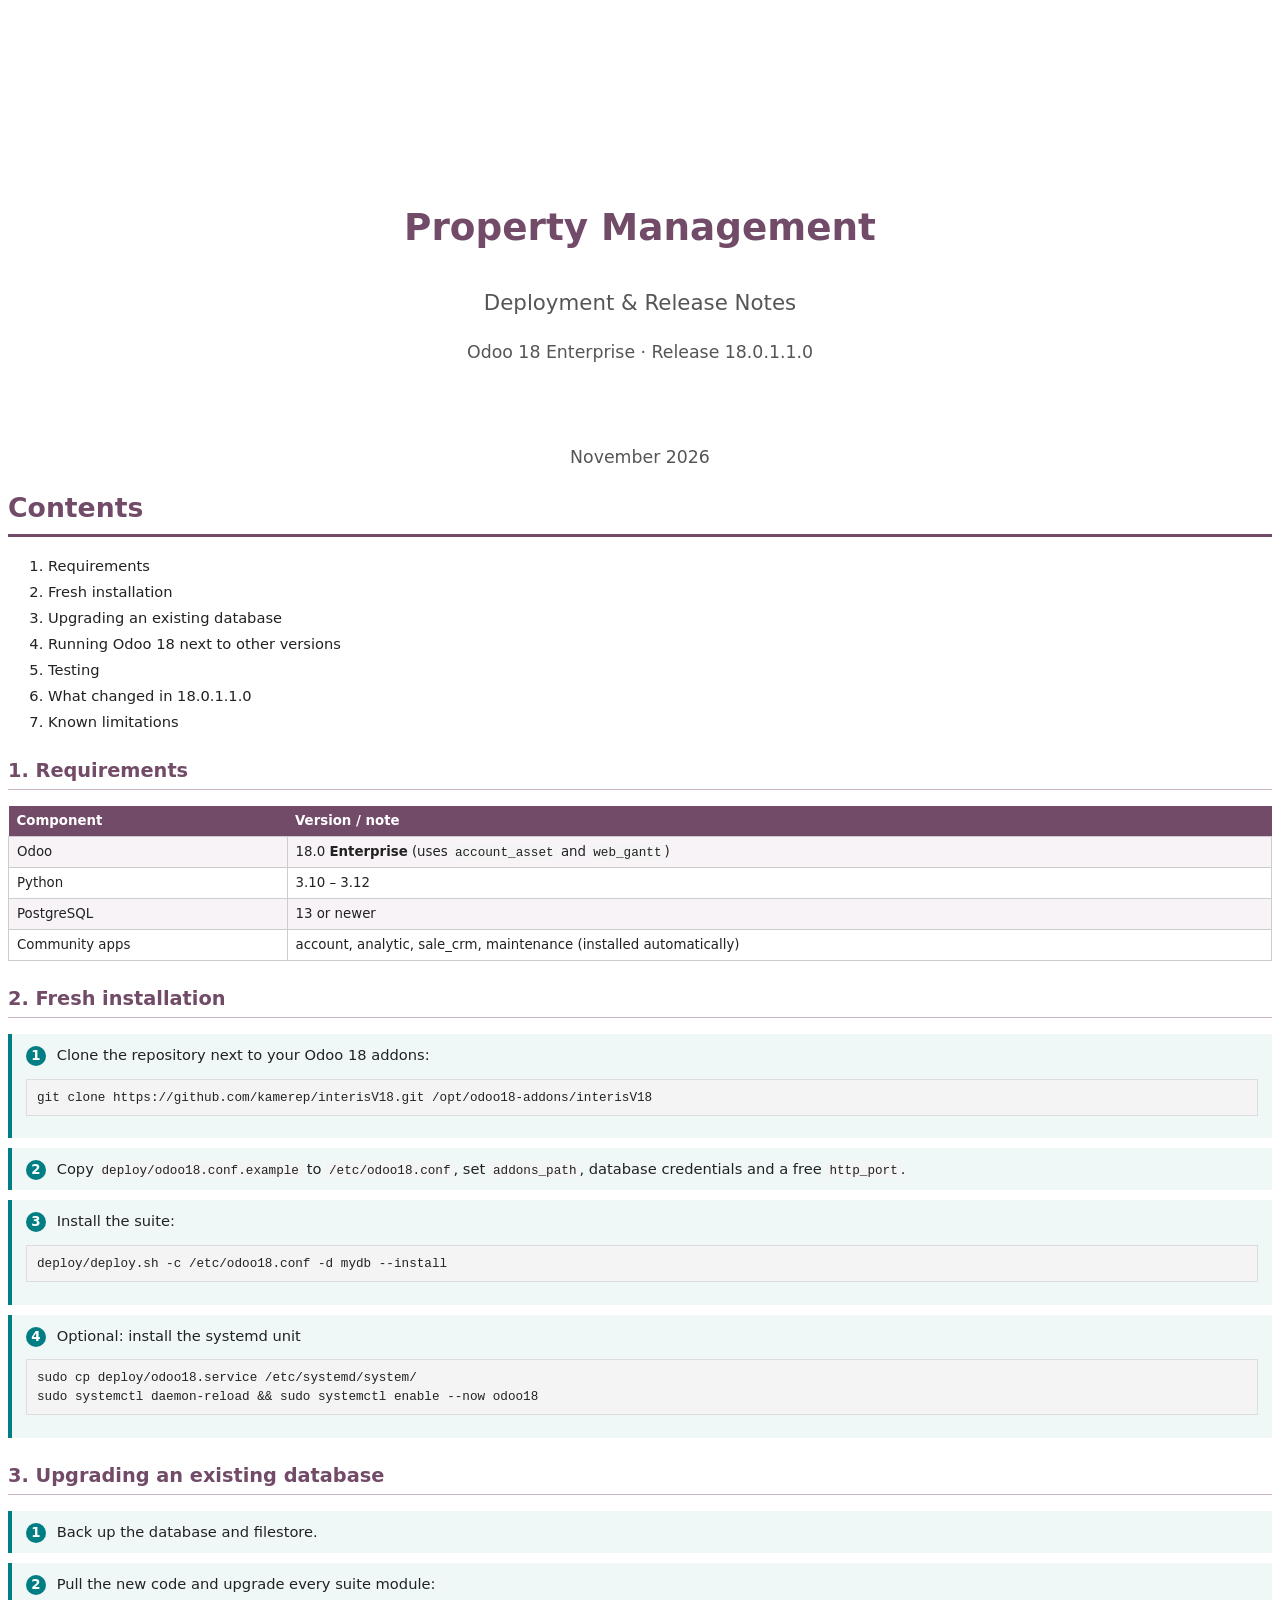
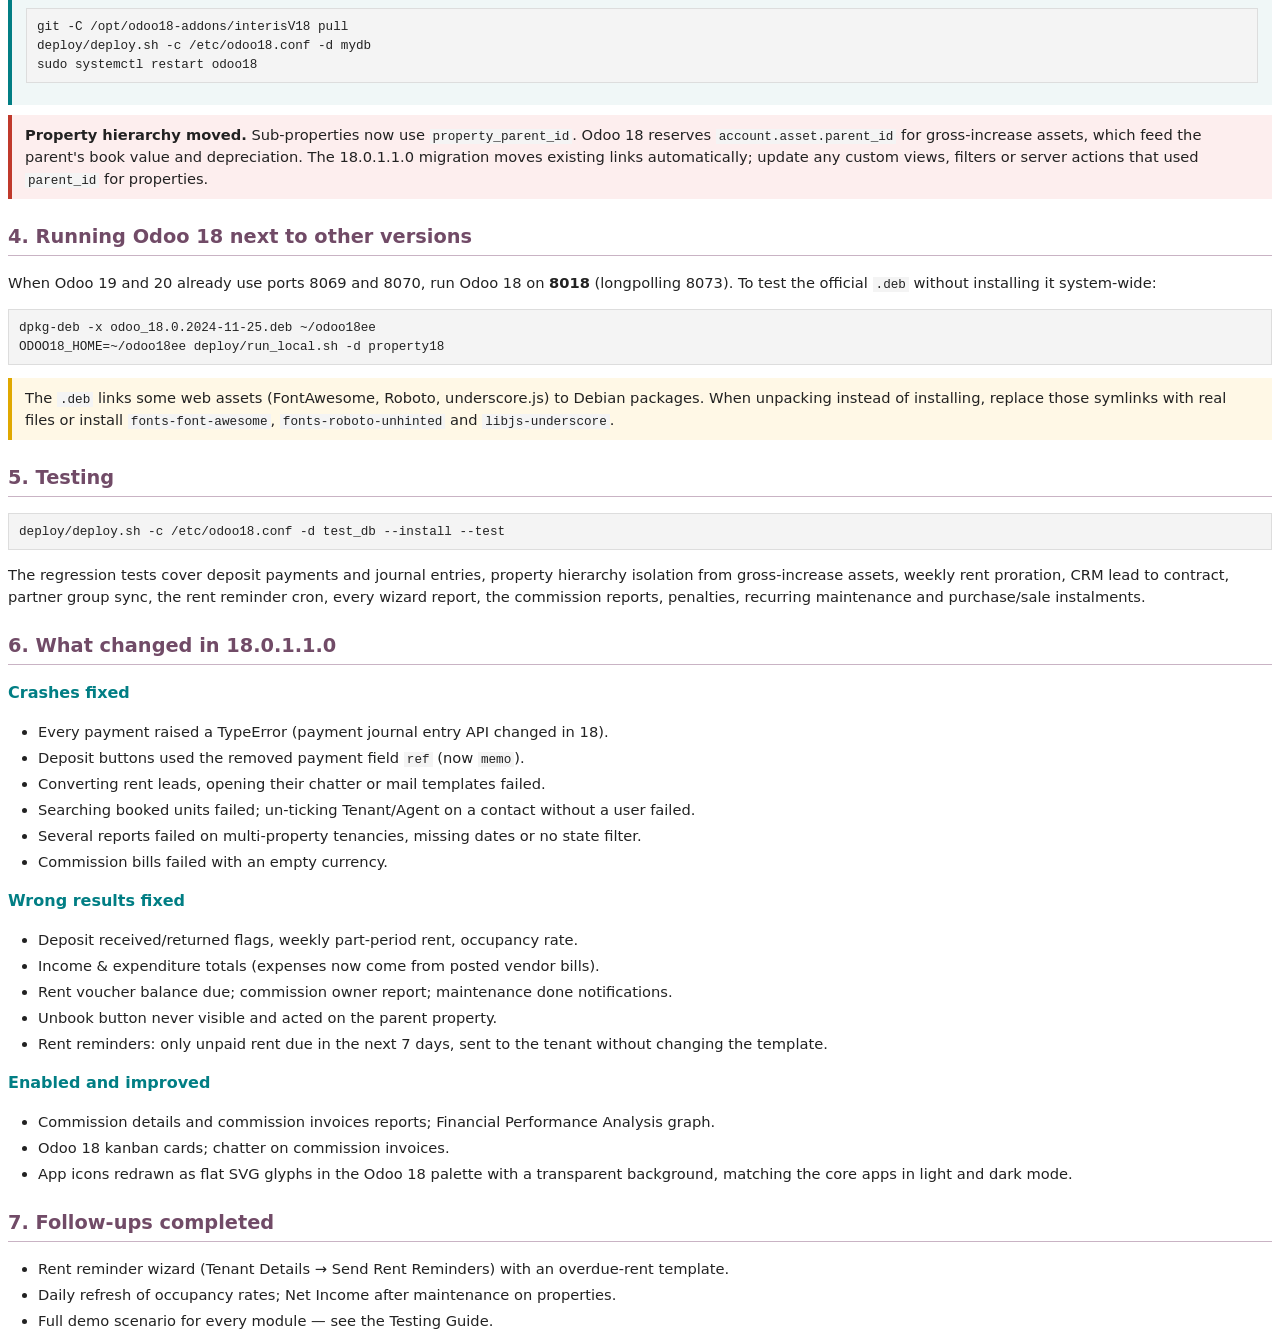
<file: docs/Deployment_and_Release_Notes.html>
<!DOCTYPE html>
<html lang="en">
<head>
<meta charset="utf-8">
<title>Property Management — Deployment &amp; Release Notes</title>
<style>
  @page { size: A4; margin: 18mm 16mm; }
  body { font-family: "DejaVu Sans", "Segoe UI", Arial, sans-serif; font-size: 11pt; color: #222; line-height: 1.5; }
  h1 { color: #714B67; font-size: 20pt; border-bottom: 3px solid #714B67; padding-bottom: 6px; margin-top: 0; }
  h2 { color: #714B67; font-size: 14.5pt; border-bottom: 1px solid #c9b3c4; padding-bottom: 3px; margin-top: 24px; }
  h3 { color: #017E84; font-size: 12pt; margin-top: 16px; }
  table { border-collapse: collapse; width: 100%; margin: 10px 0; font-size: 10pt; }
  th { background: #714B67; color: #fff; text-align: left; padding: 5px 8px; }
  td { border: 1px solid #ccc; padding: 5px 8px; vertical-align: top; }
  tr:nth-child(even) td { background: #f7f3f6; }
  .step { background: #f0f7f7; border-left: 4px solid #017E84; padding: 10px 14px; margin: 10px 0; }
  .step b.n { display:inline-block; background:#017E84; color:#fff; border-radius:50%; width:20px; height:20px; text-align:center; line-height:20px; font-size:10pt; margin-right:6px;}
  .note { background: #fff8e6; border-left: 4px solid #e0a800; padding: 9px 13px; margin: 9px 0; }
  .warn { background: #fdeeee; border-left: 4px solid #c0392b; padding: 9px 13px; margin: 9px 0; }
  .tip  { background: #eef7ee; border-left: 4px solid #2e8b57; padding: 9px 13px; margin: 9px 0; }
  .pagebreak { page-break-before: always; }
  .cover { text-align: center; margin-top: 200px; }
  .cover h1 { border: none; font-size: 28pt; }
  .cover p { font-size: 13pt; color: #555; }
  ul { margin: 6px 0 6px 18px; padding-left: 12px; }
  li { margin-bottom: 4px; }
  .kbd { background:#eee; border:1px solid #bbb; border-radius:3px; padding:0 5px; }
  .arrow { color:#017E84; font-weight:bold; }
  .faq dt { font-weight: bold; color:#714B67; margin-top: 10px;}
  .faq dd { margin: 2px 0 8px 0; }

  pre { background:#f4f4f4; border:1px solid #ddd; padding:8px 10px; font-size:9.5pt; white-space:pre-wrap; }
  code { background:#f4f4f4; padding:0 3px; font-size:9.5pt; }
</style>
</head>
<body>
<div class="cover">
  <h1>Property Management</h1>
  <p style="font-size:16pt;">Deployment &amp; Release Notes</p>
  <p>Odoo 18 Enterprise &middot; Release 18.0.1.1.0</p>
  <br><br>
  <p>November 2026</p>
</div>

<div class="pagebreak"></div>
<h1>Contents</h1>
<ol>
  <li>Requirements</li>
  <li>Fresh installation</li>
  <li>Upgrading an existing database</li>
  <li>Running Odoo 18 next to other versions</li>
  <li>Testing</li>
  <li>What changed in 18.0.1.1.0</li>
  <li>Known limitations</li>
</ol>

<h2>1. Requirements</h2>
<table>
<tr><th>Component</th><th>Version / note</th></tr>
<tr><td>Odoo</td><td>18.0 <b>Enterprise</b> (uses <code>account_asset</code> and <code>web_gantt</code>)</td></tr>
<tr><td>Python</td><td>3.10 – 3.12</td></tr>
<tr><td>PostgreSQL</td><td>13 or newer</td></tr>
<tr><td>Community apps</td><td>account, analytic, sale_crm, maintenance (installed automatically)</td></tr>
</table>

<h2>2. Fresh installation</h2>
<div class="step"><b class="n">1</b> Clone the repository next to your Odoo 18 addons:
<pre>git clone https://github.com/kamerep/interisV18.git /opt/odoo18-addons/interisV18</pre></div>
<div class="step"><b class="n">2</b> Copy <code>deploy/odoo18.conf.example</code> to <code>/etc/odoo18.conf</code>, set
<code>addons_path</code>, database credentials and a free <code>http_port</code>.</div>
<div class="step"><b class="n">3</b> Install the suite:
<pre>deploy/deploy.sh -c /etc/odoo18.conf -d mydb --install</pre></div>
<div class="step"><b class="n">4</b> Optional: install the systemd unit
<pre>sudo cp deploy/odoo18.service /etc/systemd/system/
sudo systemctl daemon-reload &amp;&amp; sudo systemctl enable --now odoo18</pre></div>

<h2>3. Upgrading an existing database</h2>
<div class="step"><b class="n">1</b> Back up the database and filestore.</div>
<div class="step"><b class="n">2</b> Pull the new code and upgrade every suite module:
<pre>git -C /opt/odoo18-addons/interisV18 pull
deploy/deploy.sh -c /etc/odoo18.conf -d mydb
sudo systemctl restart odoo18</pre></div>
<div class="warn"><b>Property hierarchy moved.</b> Sub-properties now use <code>property_parent_id</code>.
Odoo 18 reserves <code>account.asset.parent_id</code> for gross-increase assets, which feed the parent's
book value and depreciation. The 18.0.1.1.0 migration moves existing links automatically; update any
custom views, filters or server actions that used <code>parent_id</code> for properties.</div>

<h2>4. Running Odoo 18 next to other versions</h2>
<p>When Odoo 19 and 20 already use ports 8069 and 8070, run Odoo 18 on <b>8018</b>
(longpolling 8073). To test the official <code>.deb</code> without installing it system-wide:</p>
<pre>dpkg-deb -x odoo_18.0.2024-11-25.deb ~/odoo18ee
ODOO18_HOME=~/odoo18ee deploy/run_local.sh -d property18</pre>
<div class="note">The <code>.deb</code> links some web assets (FontAwesome, Roboto, underscore.js) to Debian
packages. When unpacking instead of installing, replace those symlinks with real files or install
<code>fonts-font-awesome</code>, <code>fonts-roboto-unhinted</code> and <code>libjs-underscore</code>.</div>

<h2>5. Testing</h2>
<pre>deploy/deploy.sh -c /etc/odoo18.conf -d test_db --install --test</pre>
<p>The regression tests cover deposit payments and journal entries, property hierarchy isolation from
gross-increase assets, weekly rent proration, CRM lead to contract, partner group sync, the rent
reminder cron, every wizard report, the commission reports, penalties, recurring maintenance and
purchase/sale instalments.</p>

<h2>6. What changed in 18.0.1.1.0</h2>
<h3>Crashes fixed</h3>
<ul>
<li>Every payment raised a TypeError (payment journal entry API changed in 18).</li>
<li>Deposit buttons used the removed payment field <code>ref</code> (now <code>memo</code>).</li>
<li>Converting rent leads, opening their chatter or mail templates failed.</li>
<li>Searching booked units failed; un-ticking Tenant/Agent on a contact without a user failed.</li>
<li>Several reports failed on multi-property tenancies, missing dates or no state filter.</li>
<li>Commission bills failed with an empty currency.</li>
</ul>
<h3>Wrong results fixed</h3>
<ul>
<li>Deposit received/returned flags, weekly part-period rent, occupancy rate.</li>
<li>Income &amp; expenditure totals (expenses now come from posted vendor bills).</li>
<li>Rent voucher balance due; commission owner report; maintenance done notifications.</li>
<li>Unbook button never visible and acted on the parent property.</li>
<li>Rent reminders: only unpaid rent due in the next 7 days, sent to the tenant without changing the template.</li>
</ul>
<h3>Enabled and improved</h3>
<ul>
<li>Commission details and commission invoices reports; Financial Performance Analysis graph.</li>
<li>Odoo 18 kanban cards; chatter on commission invoices.</li>
<li>App icons redrawn as flat SVG glyphs in the Odoo 18 palette with a transparent background, matching the core apps in light and dark mode.</li>
</ul>

<h2>7. Follow-ups completed</h2>
<ul>
<li>Rent reminder wizard (Tenant Details &rarr; Send Rent Reminders) with an overdue-rent template.</li>
<li>Daily refresh of occupancy rates; Net Income after maintenance on properties.</li>
<li>Full demo scenario for every module &mdash; see the Testing Guide.</li>
</ul>
</body>
</html>
</file>
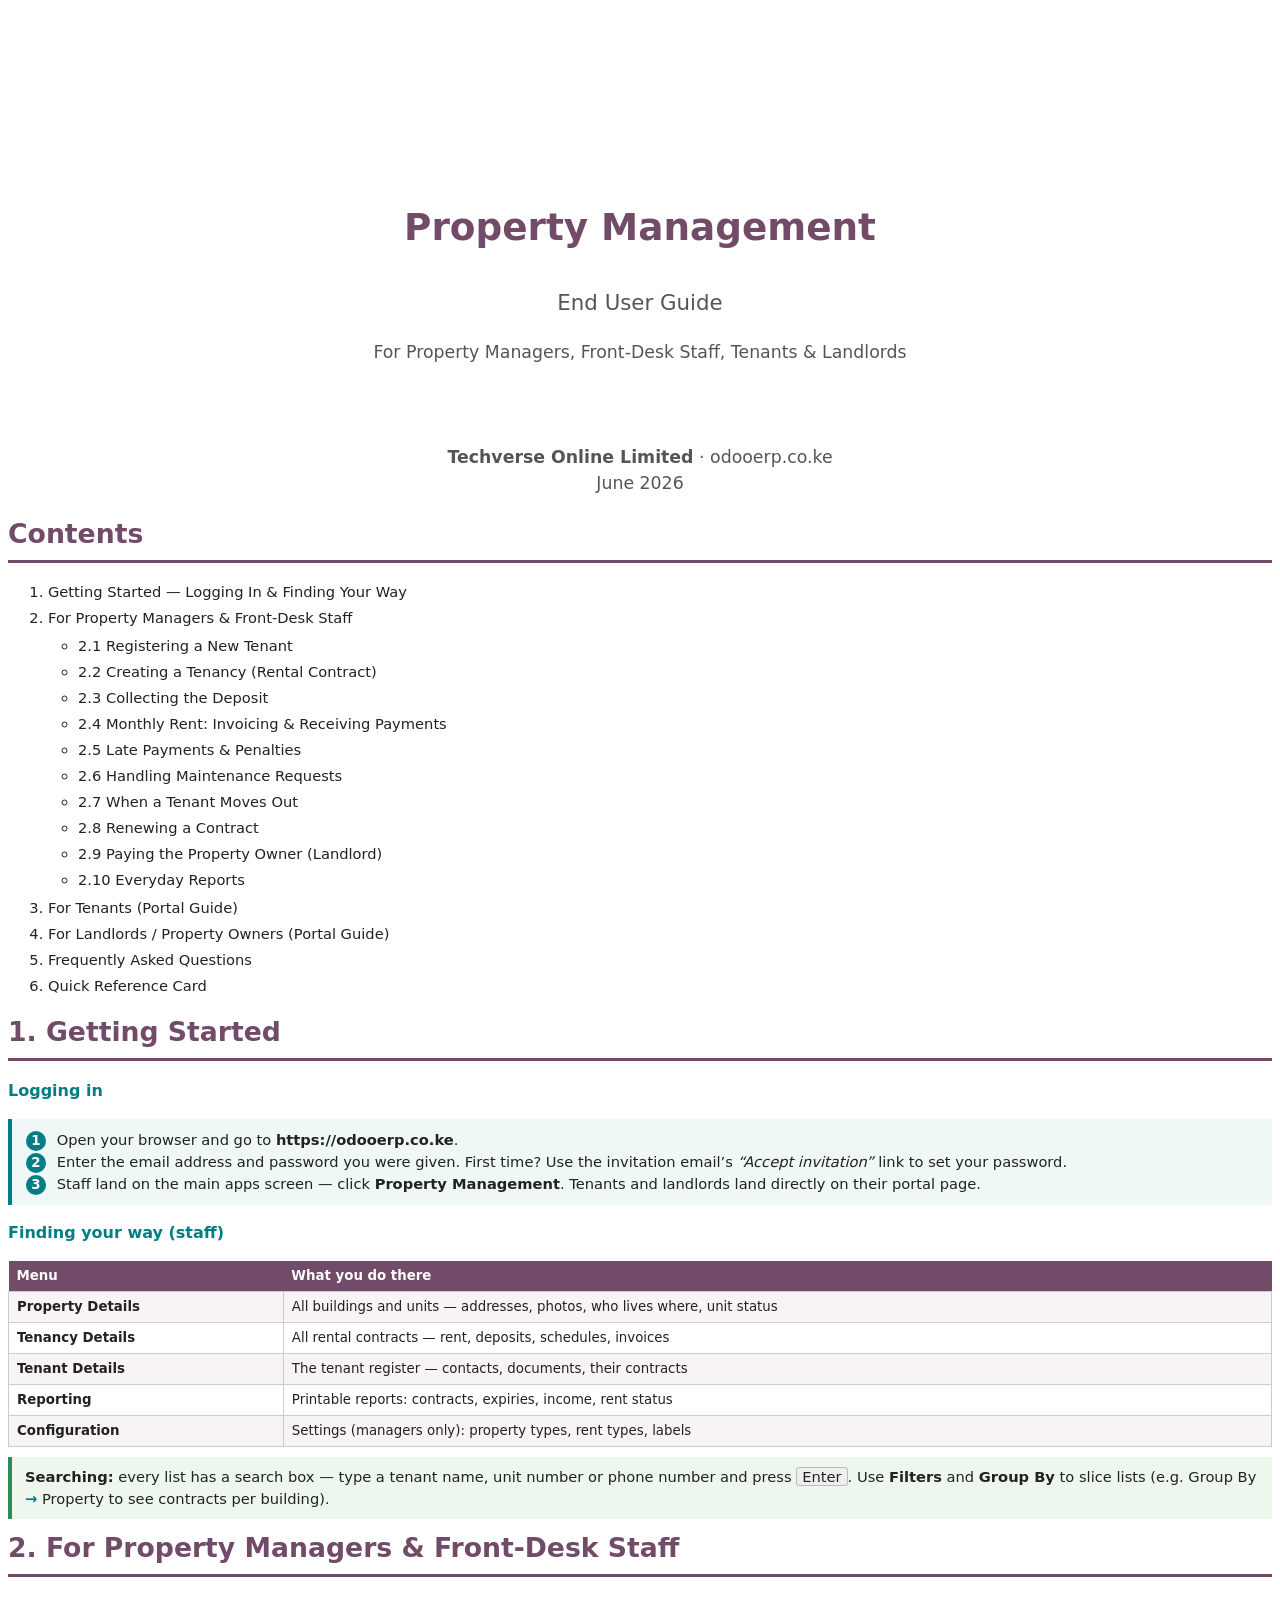
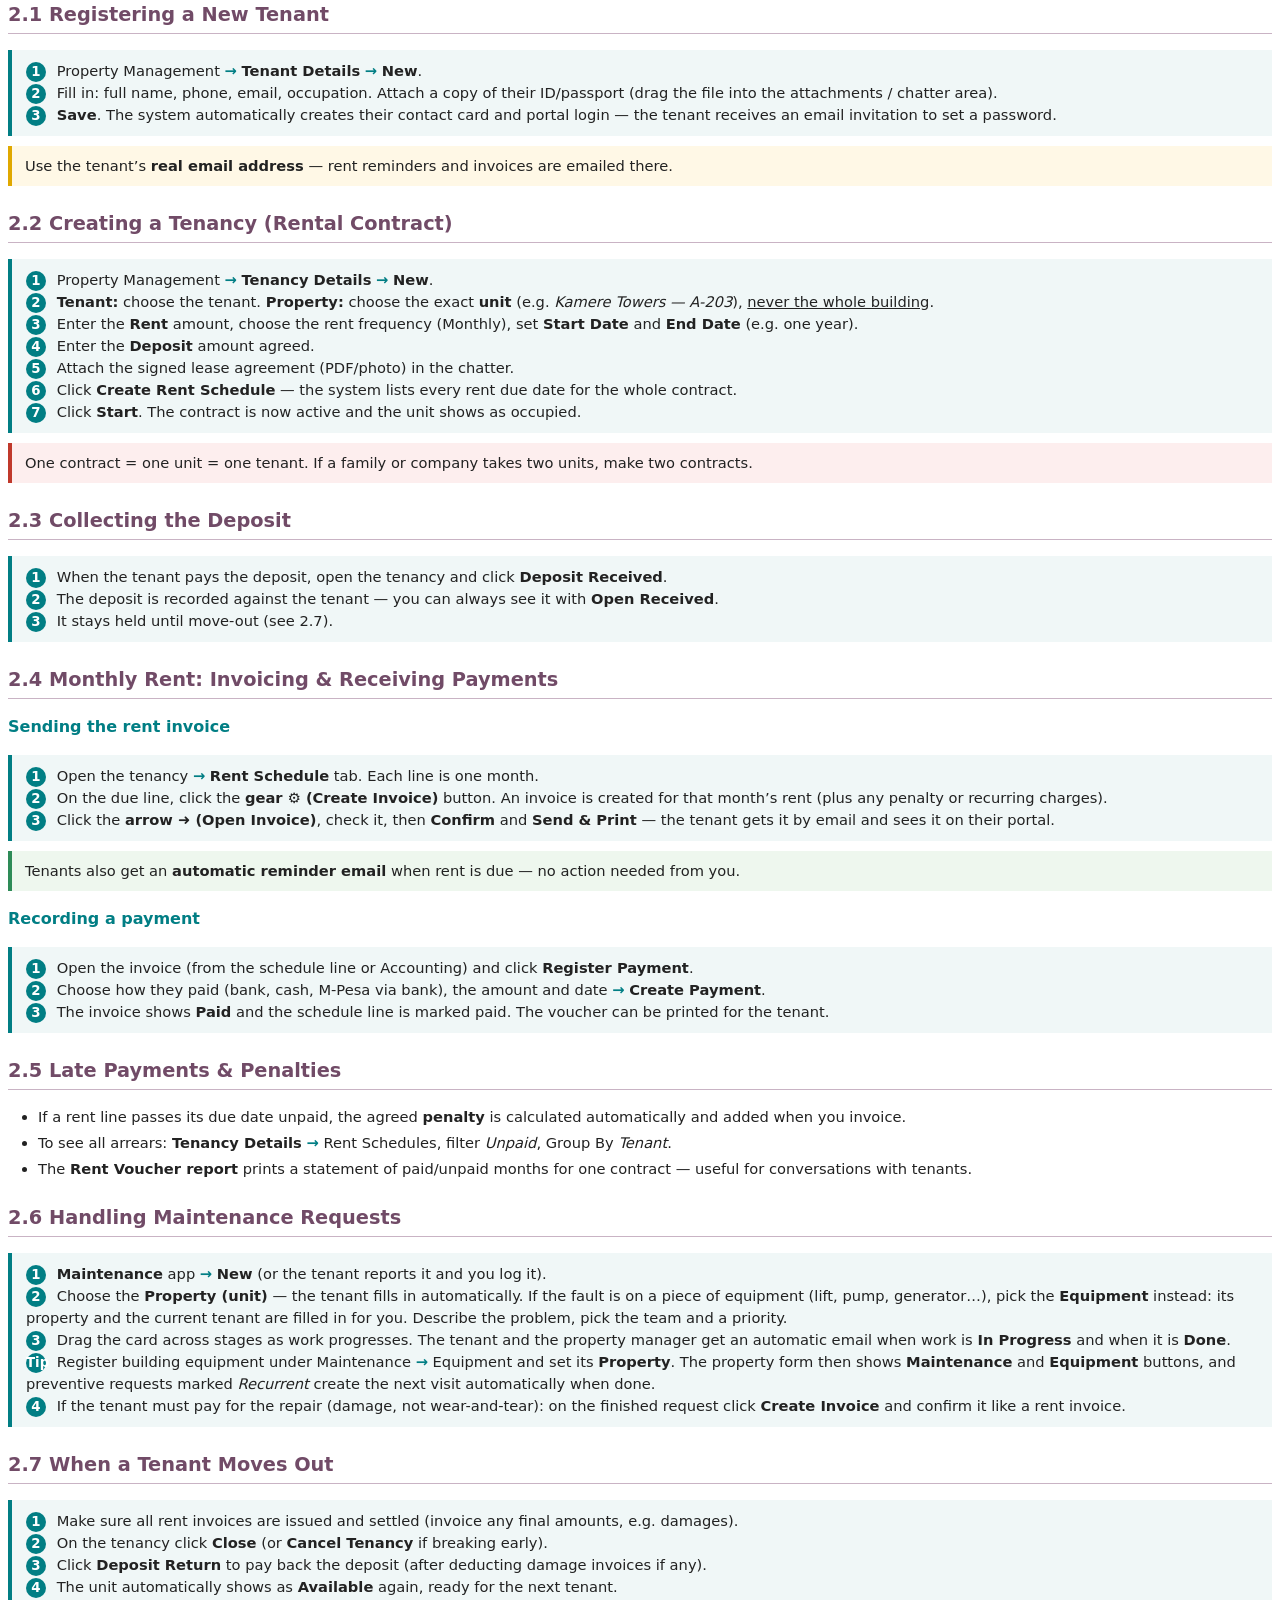
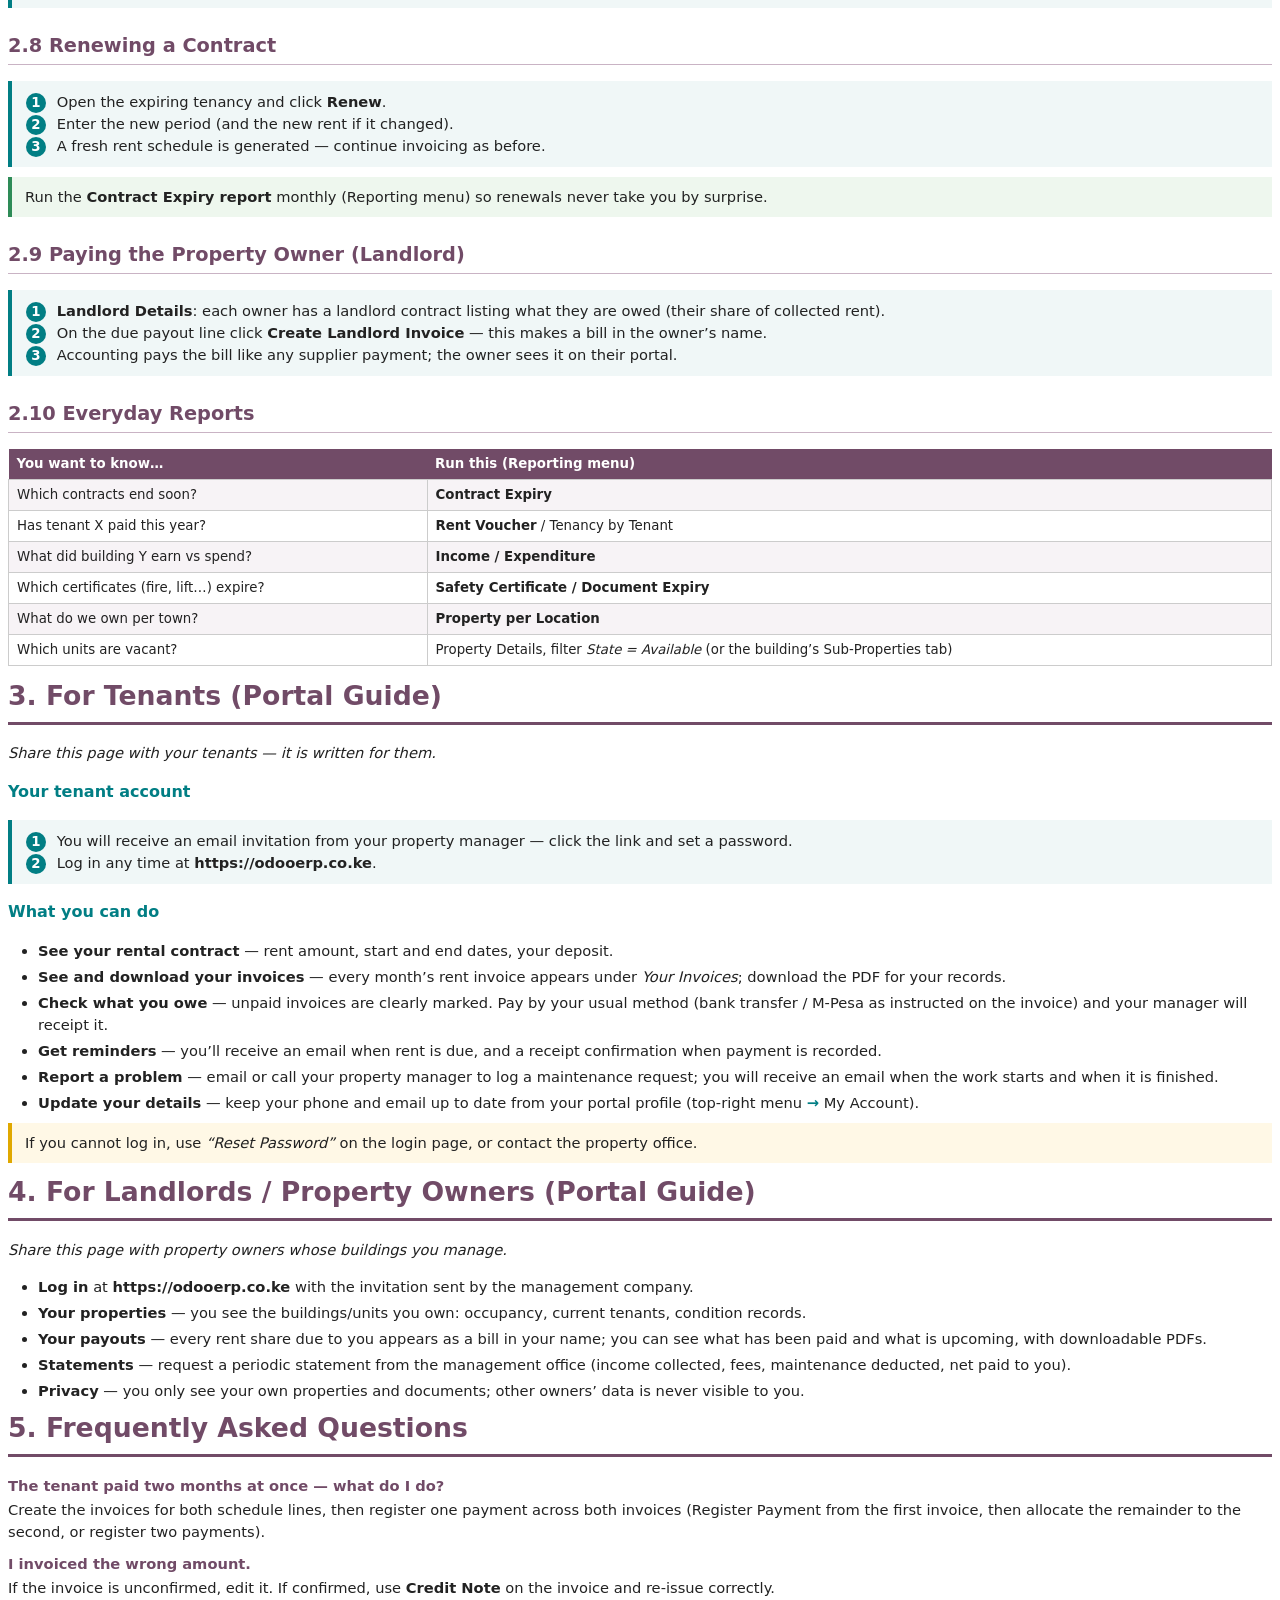
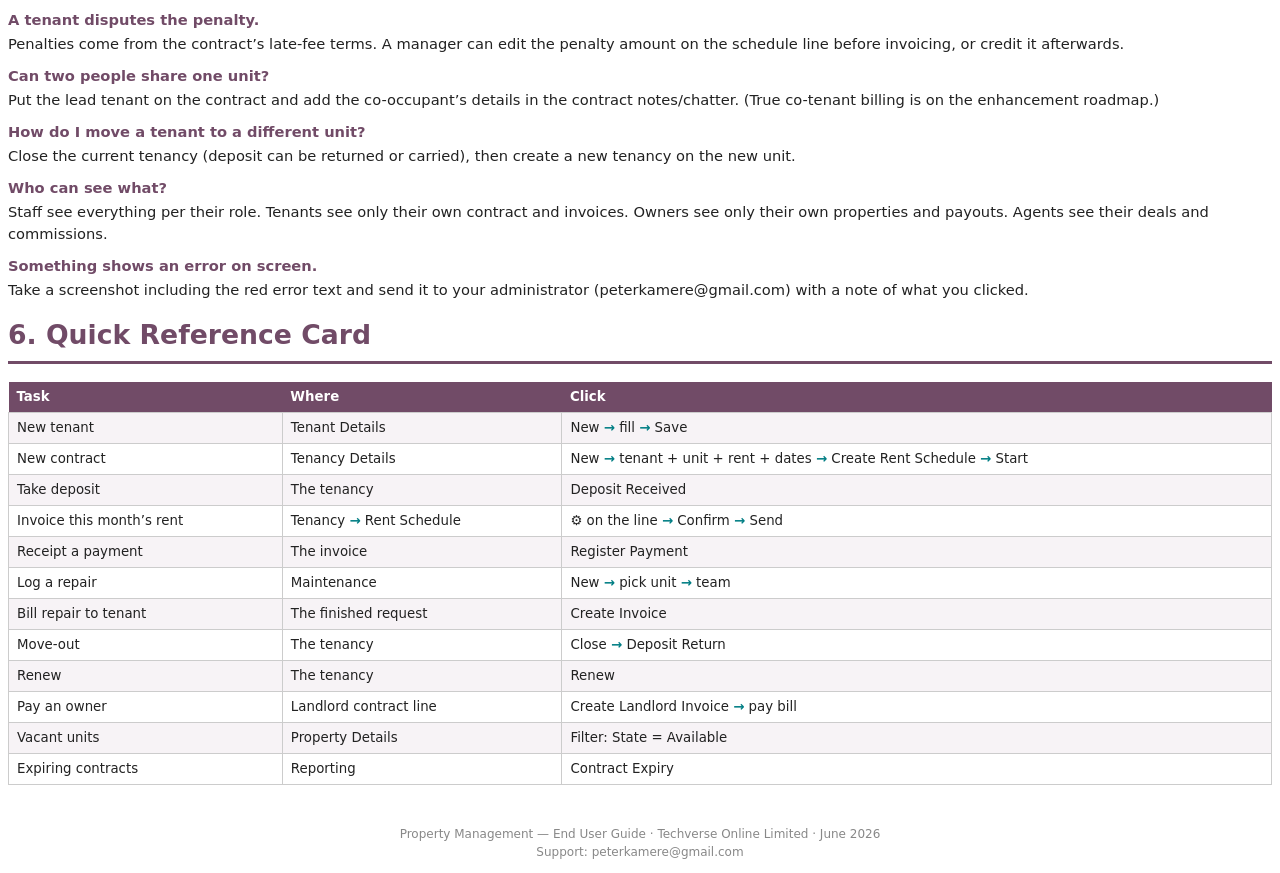
<file: docs/end_user_guide.html>
<!DOCTYPE html>
<html lang="en">
<head>
<meta charset="utf-8">
<title>Property Management — End User Guide</title>
<style>
  @page { size: A4; margin: 18mm 16mm; }
  body { font-family: "DejaVu Sans", "Segoe UI", Arial, sans-serif; font-size: 11pt; color: #222; line-height: 1.5; }
  h1 { color: #714B67; font-size: 20pt; border-bottom: 3px solid #714B67; padding-bottom: 6px; margin-top: 0; }
  h2 { color: #714B67; font-size: 14.5pt; border-bottom: 1px solid #c9b3c4; padding-bottom: 3px; margin-top: 24px; }
  h3 { color: #017E84; font-size: 12pt; margin-top: 16px; }
  table { border-collapse: collapse; width: 100%; margin: 10px 0; font-size: 10pt; }
  th { background: #714B67; color: #fff; text-align: left; padding: 5px 8px; }
  td { border: 1px solid #ccc; padding: 5px 8px; vertical-align: top; }
  tr:nth-child(even) td { background: #f7f3f6; }
  .step { background: #f0f7f7; border-left: 4px solid #017E84; padding: 10px 14px; margin: 10px 0; }
  .step b.n { display:inline-block; background:#017E84; color:#fff; border-radius:50%; width:20px; height:20px; text-align:center; line-height:20px; font-size:10pt; margin-right:6px;}
  .note { background: #fff8e6; border-left: 4px solid #e0a800; padding: 9px 13px; margin: 9px 0; }
  .warn { background: #fdeeee; border-left: 4px solid #c0392b; padding: 9px 13px; margin: 9px 0; }
  .tip  { background: #eef7ee; border-left: 4px solid #2e8b57; padding: 9px 13px; margin: 9px 0; }
  .pagebreak { page-break-before: always; }
  .cover { text-align: center; margin-top: 200px; }
  .cover h1 { border: none; font-size: 28pt; }
  .cover p { font-size: 13pt; color: #555; }
  ul { margin: 6px 0 6px 18px; padding-left: 12px; }
  li { margin-bottom: 4px; }
  .kbd { background:#eee; border:1px solid #bbb; border-radius:3px; padding:0 5px; }
  .arrow { color:#017E84; font-weight:bold; }
  .faq dt { font-weight: bold; color:#714B67; margin-top: 10px;}
  .faq dd { margin: 2px 0 8px 0; }
</style>
</head>
<body>

<!-- COVER -->
<div class="cover">
  <h1>Property Management</h1>
  <p style="font-size:16pt;">End User Guide</p>
  <p>For Property Managers, Front-Desk Staff, Tenants &amp; Landlords</p>
  <br><br>
  <p><b>Techverse Online Limited</b> &middot; odooerp.co.ke<br>
  June 2026</p>
</div>

<!-- TOC -->
<div class="pagebreak"></div>
<h1>Contents</h1>
<ol>
  <li>Getting Started — Logging In &amp; Finding Your Way</li>
  <li>For Property Managers &amp; Front-Desk Staff
    <ul>
      <li>2.1 Registering a New Tenant</li>
      <li>2.2 Creating a Tenancy (Rental Contract)</li>
      <li>2.3 Collecting the Deposit</li>
      <li>2.4 Monthly Rent: Invoicing &amp; Receiving Payments</li>
      <li>2.5 Late Payments &amp; Penalties</li>
      <li>2.6 Handling Maintenance Requests</li>
      <li>2.7 When a Tenant Moves Out</li>
      <li>2.8 Renewing a Contract</li>
      <li>2.9 Paying the Property Owner (Landlord)</li>
      <li>2.10 Everyday Reports</li>
    </ul>
  </li>
  <li>For Tenants (Portal Guide)</li>
  <li>For Landlords / Property Owners (Portal Guide)</li>
  <li>Frequently Asked Questions</li>
  <li>Quick Reference Card</li>
</ol>

<!-- 1 -->
<div class="pagebreak"></div>
<h1>1. Getting Started</h1>
<h3>Logging in</h3>
<div class="step">
<b class="n">1</b> Open your browser and go to <b>https://odooerp.co.ke</b>.<br>
<b class="n">2</b> Enter the email address and password you were given. First time? Use the invitation
email&rsquo;s <i>&ldquo;Accept invitation&rdquo;</i> link to set your password.<br>
<b class="n">3</b> Staff land on the main apps screen — click <b>Property Management</b>.
Tenants and landlords land directly on their portal page.
</div>
<h3>Finding your way (staff)</h3>
<table>
<tr><th>Menu</th><th>What you do there</th></tr>
<tr><td><b>Property Details</b></td><td>All buildings and units — addresses, photos, who lives where, unit status</td></tr>
<tr><td><b>Tenancy Details</b></td><td>All rental contracts — rent, deposits, schedules, invoices</td></tr>
<tr><td><b>Tenant Details</b></td><td>The tenant register — contacts, documents, their contracts</td></tr>
<tr><td><b>Reporting</b></td><td>Printable reports: contracts, expiries, income, rent status</td></tr>
<tr><td><b>Configuration</b></td><td>Settings (managers only): property types, rent types, labels</td></tr>
</table>
<div class="tip"><b>Searching:</b> every list has a search box — type a tenant name, unit number or phone
number and press <span class="kbd">Enter</span>. Use <b>Filters</b> and <b>Group By</b> to slice lists
(e.g. Group By <span class="arrow">&rarr;</span> Property to see contracts per building).</div>

<!-- 2 -->
<div class="pagebreak"></div>
<h1>2. For Property Managers &amp; Front-Desk Staff</h1>

<h2>2.1 Registering a New Tenant</h2>
<div class="step">
<b class="n">1</b> Property Management <span class="arrow">&rarr;</span> <b>Tenant Details</b> <span class="arrow">&rarr;</span> <b>New</b>.<br>
<b class="n">2</b> Fill in: full name, phone, email, occupation. Attach a copy of their ID/passport
(drag the file into the attachments / chatter area).<br>
<b class="n">3</b> <b>Save</b>. The system automatically creates their contact card and portal login —
the tenant receives an email invitation to set a password.
</div>
<div class="note">Use the tenant&rsquo;s <b>real email address</b> — rent reminders and invoices are emailed there.</div>

<h2>2.2 Creating a Tenancy (Rental Contract)</h2>
<div class="step">
<b class="n">1</b> Property Management <span class="arrow">&rarr;</span> <b>Tenancy Details</b> <span class="arrow">&rarr;</span> <b>New</b>.<br>
<b class="n">2</b> <b>Tenant:</b> choose the tenant. <b>Property:</b> choose the exact <b>unit</b>
(e.g. <i>Kamere Towers — A-203</i>), <u>never the whole building</u>.<br>
<b class="n">3</b> Enter the <b>Rent</b> amount, choose the rent frequency (Monthly), set
<b>Start Date</b> and <b>End Date</b> (e.g. one year).<br>
<b class="n">4</b> Enter the <b>Deposit</b> amount agreed.<br>
<b class="n">5</b> Attach the signed lease agreement (PDF/photo) in the chatter.<br>
<b class="n">6</b> Click <b>Create Rent Schedule</b> — the system lists every rent due date for the whole contract.<br>
<b class="n">7</b> Click <b>Start</b>. The contract is now active and the unit shows as occupied.
</div>
<div class="warn">One contract = one unit = one tenant. If a family or company takes two units, make two contracts.</div>

<h2>2.3 Collecting the Deposit</h2>
<div class="step">
<b class="n">1</b> When the tenant pays the deposit, open the tenancy and click <b>Deposit Received</b>.<br>
<b class="n">2</b> The deposit is recorded against the tenant — you can always see it with <b>Open Received</b>.<br>
<b class="n">3</b> It stays held until move-out (see 2.7).
</div>

<h2 class="pagebreak">2.4 Monthly Rent: Invoicing &amp; Receiving Payments</h2>
<h3>Sending the rent invoice</h3>
<div class="step">
<b class="n">1</b> Open the tenancy <span class="arrow">&rarr;</span> <b>Rent Schedule</b> tab. Each line is one month.<br>
<b class="n">2</b> On the due line, click the <b>gear ⚙ (Create Invoice)</b> button. An invoice is created for that month&rsquo;s rent
(plus any penalty or recurring charges).<br>
<b class="n">3</b> Click the <b>arrow ➜ (Open Invoice)</b>, check it, then <b>Confirm</b> and <b>Send &amp; Print</b> — the tenant
gets it by email and sees it on their portal.
</div>
<div class="tip">Tenants also get an <b>automatic reminder email</b> when rent is due — no action needed from you.</div>
<h3>Recording a payment</h3>
<div class="step">
<b class="n">1</b> Open the invoice (from the schedule line or Accounting) and click <b>Register Payment</b>.<br>
<b class="n">2</b> Choose how they paid (bank, cash, M-Pesa via bank), the amount and date <span class="arrow">&rarr;</span> <b>Create Payment</b>.<br>
<b class="n">3</b> The invoice shows <b>Paid</b> and the schedule line is marked paid. The voucher can be printed for the tenant.
</div>

<h2>2.5 Late Payments &amp; Penalties</h2>
<ul>
<li>If a rent line passes its due date unpaid, the agreed <b>penalty</b> is calculated automatically and added
when you invoice.</li>
<li>To see all arrears: <b>Tenancy Details</b> <span class="arrow">&rarr;</span> Rent Schedules, filter <i>Unpaid</i>,
Group By <i>Tenant</i>.</li>
<li>The <b>Rent Voucher report</b> prints a statement of paid/unpaid months for one contract — useful for
conversations with tenants.</li>
</ul>

<h2>2.6 Handling Maintenance Requests</h2>
<div class="step">
<b class="n">1</b> <b>Maintenance</b> app <span class="arrow">&rarr;</span> <b>New</b> (or the tenant reports it and you log it).<br>
<b class="n">2</b> Choose the <b>Property (unit)</b> — the tenant fills in automatically. If the fault is on a piece
of equipment (lift, pump, generator…), pick the <b>Equipment</b> instead: its property and the current tenant are
filled in for you. Describe the problem, pick the team and a priority.<br>
<b class="n">3</b> Drag the card across stages as work progresses. The tenant and the property manager get an
automatic email when work is <b>In Progress</b> and when it is <b>Done</b>.<br>
<b class="n">Tip</b> Register building equipment under Maintenance <span class="arrow">&rarr;</span> Equipment and set its
<b>Property</b>. The property form then shows <b>Maintenance</b> and <b>Equipment</b> buttons, and preventive requests
marked <i>Recurrent</i> create the next visit automatically when done.<br>
<b class="n">4</b> If the tenant must pay for the repair (damage, not wear-and-tear): on the finished request click
<b>Create Invoice</b> and confirm it like a rent invoice.
</div>

<h2 class="pagebreak">2.7 When a Tenant Moves Out</h2>
<div class="step">
<b class="n">1</b> Make sure all rent invoices are issued and settled (invoice any final amounts, e.g. damages).<br>
<b class="n">2</b> On the tenancy click <b>Close</b> (or <b>Cancel Tenancy</b> if breaking early).<br>
<b class="n">3</b> Click <b>Deposit Return</b> to pay back the deposit (after deducting damage invoices if any).<br>
<b class="n">4</b> The unit automatically shows as <b>Available</b> again, ready for the next tenant.
</div>

<h2>2.8 Renewing a Contract</h2>
<div class="step">
<b class="n">1</b> Open the expiring tenancy and click <b>Renew</b>.<br>
<b class="n">2</b> Enter the new period (and the new rent if it changed).<br>
<b class="n">3</b> A fresh rent schedule is generated — continue invoicing as before.
</div>
<div class="tip">Run the <b>Contract Expiry report</b> monthly (Reporting menu) so renewals never take you by surprise.</div>

<h2>2.9 Paying the Property Owner (Landlord)</h2>
<div class="step">
<b class="n">1</b> <b>Landlord Details</b>: each owner has a landlord contract listing what they are owed
(their share of collected rent).<br>
<b class="n">2</b> On the due payout line click <b>Create Landlord Invoice</b> — this makes a bill in the owner&rsquo;s name.<br>
<b class="n">3</b> Accounting pays the bill like any supplier payment; the owner sees it on their portal.
</div>

<h2>2.10 Everyday Reports</h2>
<table>
<tr><th>You want to know…</th><th>Run this (Reporting menu)</th></tr>
<tr><td>Which contracts end soon?</td><td><b>Contract Expiry</b></td></tr>
<tr><td>Has tenant X paid this year?</td><td><b>Rent Voucher</b> / Tenancy by Tenant</td></tr>
<tr><td>What did building Y earn vs spend?</td><td><b>Income / Expenditure</b></td></tr>
<tr><td>Which certificates (fire, lift…) expire?</td><td><b>Safety Certificate / Document Expiry</b></td></tr>
<tr><td>What do we own per town?</td><td><b>Property per Location</b></td></tr>
<tr><td>Which units are vacant?</td><td>Property Details, filter <i>State = Available</i> (or the building&rsquo;s Sub-Properties tab)</td></tr>
</table>

<!-- 3 -->
<div class="pagebreak"></div>
<h1>3. For Tenants (Portal Guide)</h1>
<p><i>Share this page with your tenants — it is written for them.</i></p>
<h3>Your tenant account</h3>
<div class="step">
<b class="n">1</b> You will receive an email invitation from your property manager — click the link and set a password.<br>
<b class="n">2</b> Log in any time at <b>https://odooerp.co.ke</b>.
</div>
<h3>What you can do</h3>
<ul>
<li><b>See your rental contract</b> — rent amount, start and end dates, your deposit.</li>
<li><b>See and download your invoices</b> — every month&rsquo;s rent invoice appears under <i>Your Invoices</i>;
download the PDF for your records.</li>
<li><b>Check what you owe</b> — unpaid invoices are clearly marked. Pay by your usual method
(bank transfer / M-Pesa as instructed on the invoice) and your manager will receipt it.</li>
<li><b>Get reminders</b> — you&rsquo;ll receive an email when rent is due, and a receipt confirmation when payment is recorded.</li>
<li><b>Report a problem</b> — email or call your property manager to log a maintenance request; you will receive
an email when the work starts and when it is finished.</li>
<li><b>Update your details</b> — keep your phone and email up to date from your portal profile (top-right menu
<span class="arrow">&rarr;</span> My Account).</li>
</ul>
<div class="note">If you cannot log in, use <i>&ldquo;Reset Password&rdquo;</i> on the login page, or contact the
property office.</div>

<!-- 4 -->
<h1 class="pagebreak">4. For Landlords / Property Owners (Portal Guide)</h1>
<p><i>Share this page with property owners whose buildings you manage.</i></p>
<ul>
<li><b>Log in</b> at <b>https://odooerp.co.ke</b> with the invitation sent by the management company.</li>
<li><b>Your properties</b> — you see the buildings/units you own: occupancy, current tenants, condition records.</li>
<li><b>Your payouts</b> — every rent share due to you appears as a bill in your name; you can see what has been
paid and what is upcoming, with downloadable PDFs.</li>
<li><b>Statements</b> — request a periodic statement from the management office (income collected, fees,
maintenance deducted, net paid to you).</li>
<li><b>Privacy</b> — you only see your own properties and documents; other owners&rsquo; data is never visible to you.</li>
</ul>

<!-- 5 -->
<h1>5. Frequently Asked Questions</h1>
<dl class="faq">
<dt>The tenant paid two months at once — what do I do?</dt>
<dd>Create the invoices for both schedule lines, then register one payment across both invoices
(Register Payment from the first invoice, then allocate the remainder to the second, or register two payments).</dd>
<dt>I invoiced the wrong amount.</dt>
<dd>If the invoice is unconfirmed, edit it. If confirmed, use <b>Credit Note</b> on the invoice and re-issue correctly.</dd>
<dt>A tenant disputes the penalty.</dt>
<dd>Penalties come from the contract&rsquo;s late-fee terms. A manager can edit the penalty amount on the schedule
line before invoicing, or credit it afterwards.</dd>
<dt>Can two people share one unit?</dt>
<dd>Put the lead tenant on the contract and add the co-occupant&rsquo;s details in the contract notes/chatter.
(True co-tenant billing is on the enhancement roadmap.)</dd>
<dt>How do I move a tenant to a different unit?</dt>
<dd>Close the current tenancy (deposit can be returned or carried), then create a new tenancy on the new unit.</dd>
<dt>Who can see what?</dt>
<dd>Staff see everything per their role. Tenants see only their own contract and invoices. Owners see only their
own properties and payouts. Agents see their deals and commissions.</dd>
<dt>Something shows an error on screen.</dt>
<dd>Take a screenshot including the red error text and send it to your administrator
(peterkamere@gmail.com) with a note of what you clicked.</dd>
</dl>

<!-- 6 -->
<h1 class="pagebreak">6. Quick Reference Card</h1>
<table>
<tr><th>Task</th><th>Where</th><th>Click</th></tr>
<tr><td>New tenant</td><td>Tenant Details</td><td>New <span class="arrow">&rarr;</span> fill <span class="arrow">&rarr;</span> Save</td></tr>
<tr><td>New contract</td><td>Tenancy Details</td><td>New <span class="arrow">&rarr;</span> tenant + unit + rent + dates <span class="arrow">&rarr;</span> Create Rent Schedule <span class="arrow">&rarr;</span> Start</td></tr>
<tr><td>Take deposit</td><td>The tenancy</td><td>Deposit Received</td></tr>
<tr><td>Invoice this month&rsquo;s rent</td><td>Tenancy <span class="arrow">&rarr;</span> Rent Schedule</td><td>⚙ on the line <span class="arrow">&rarr;</span> Confirm <span class="arrow">&rarr;</span> Send</td></tr>
<tr><td>Receipt a payment</td><td>The invoice</td><td>Register Payment</td></tr>
<tr><td>Log a repair</td><td>Maintenance</td><td>New <span class="arrow">&rarr;</span> pick unit <span class="arrow">&rarr;</span> team</td></tr>
<tr><td>Bill repair to tenant</td><td>The finished request</td><td>Create Invoice</td></tr>
<tr><td>Move-out</td><td>The tenancy</td><td>Close <span class="arrow">&rarr;</span> Deposit Return</td></tr>
<tr><td>Renew</td><td>The tenancy</td><td>Renew</td></tr>
<tr><td>Pay an owner</td><td>Landlord contract line</td><td>Create Landlord Invoice <span class="arrow">&rarr;</span> pay bill</td></tr>
<tr><td>Vacant units</td><td>Property Details</td><td>Filter: State = Available</td></tr>
<tr><td>Expiring contracts</td><td>Reporting</td><td>Contract Expiry</td></tr>
</table>

<p style="margin-top:40px;color:#888;font-size:9pt;text-align:center;">
Property Management — End User Guide &middot; Techverse Online Limited &middot; June 2026<br>
Support: peterkamere@gmail.com</p>

</body>
</html>
</file>
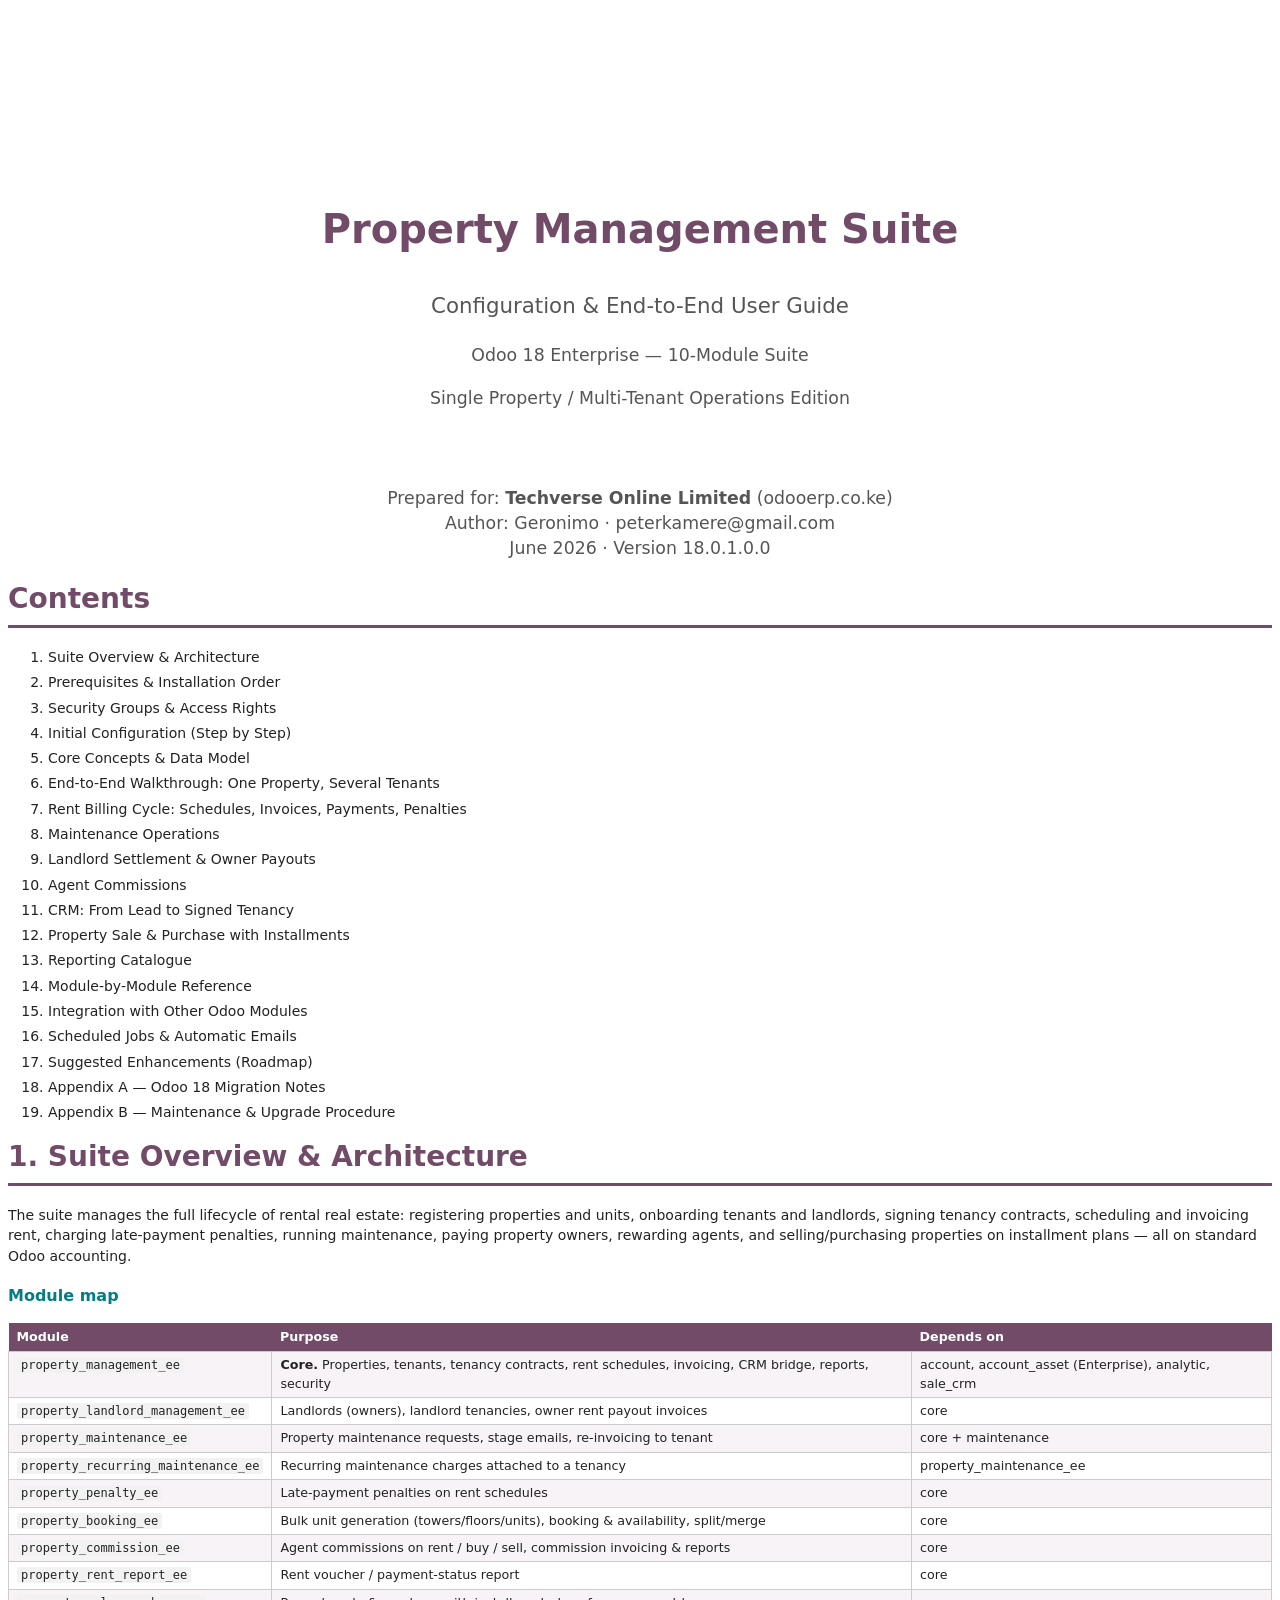
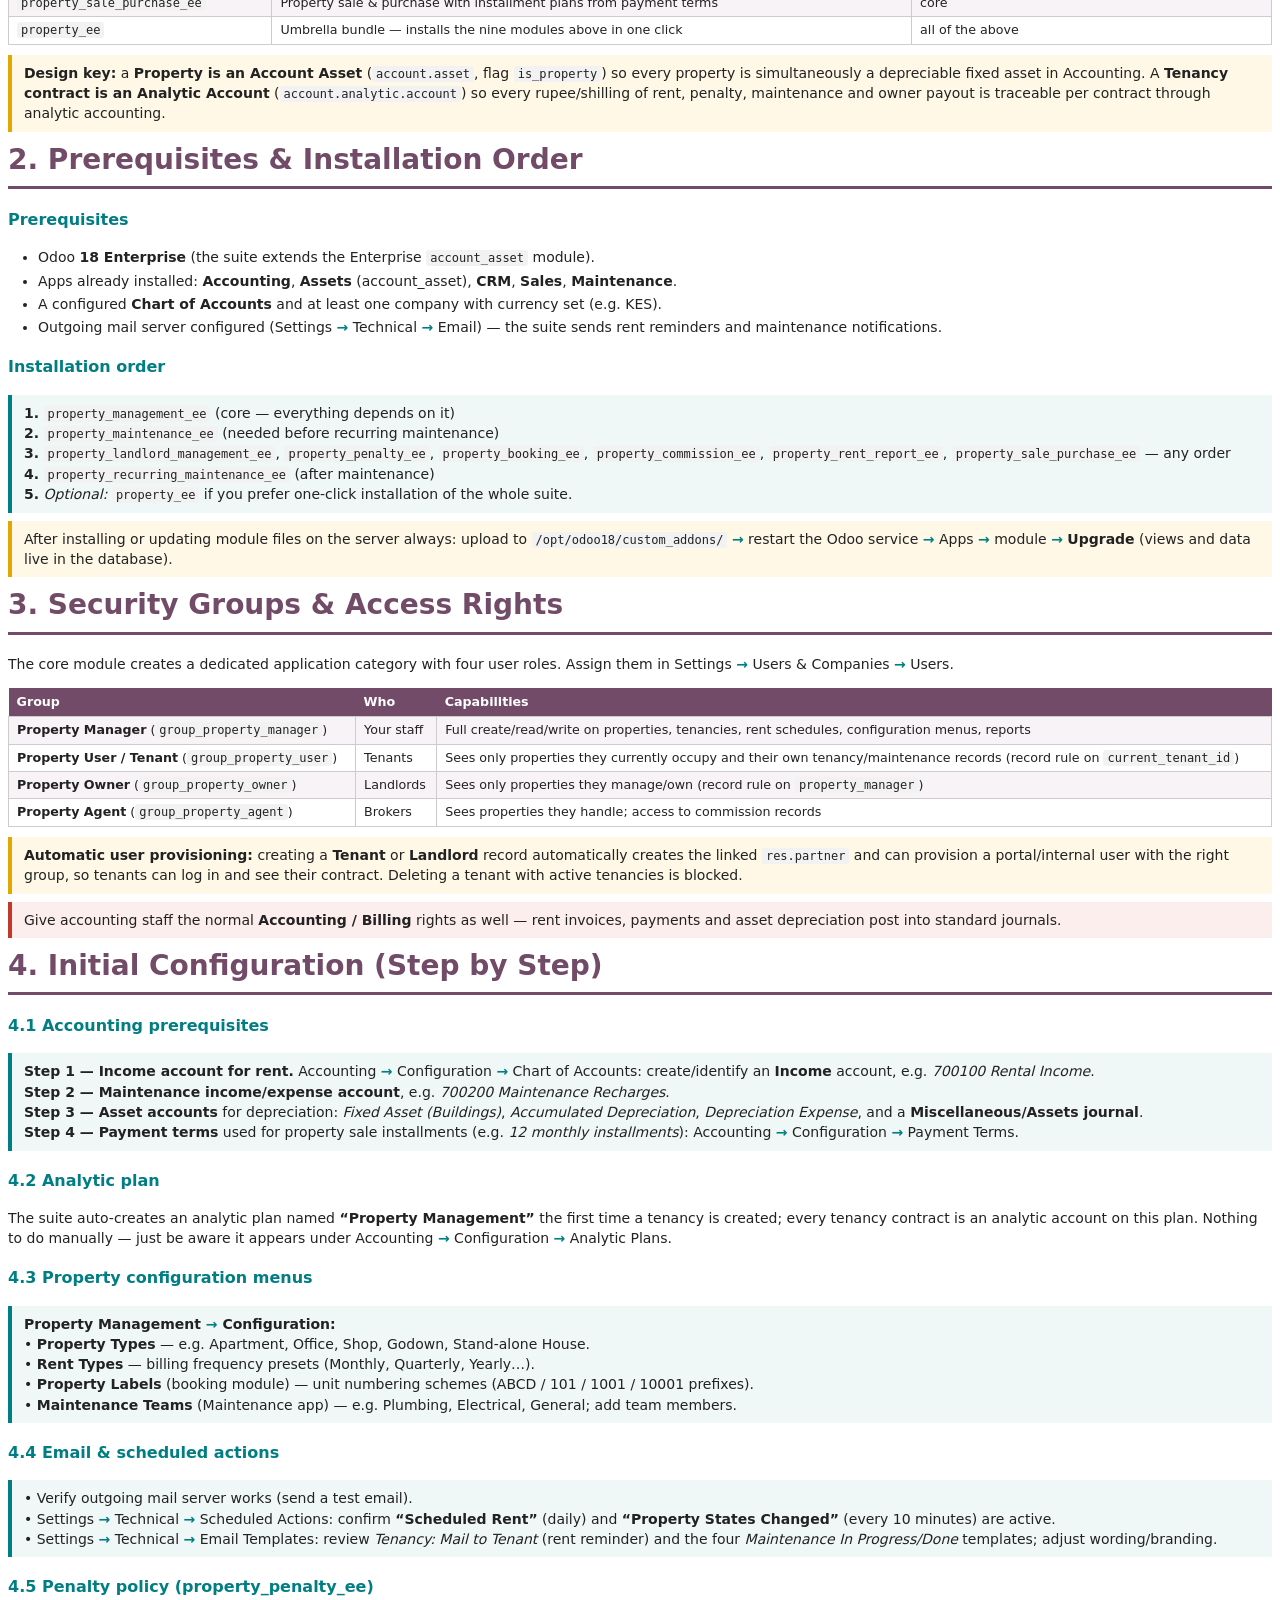
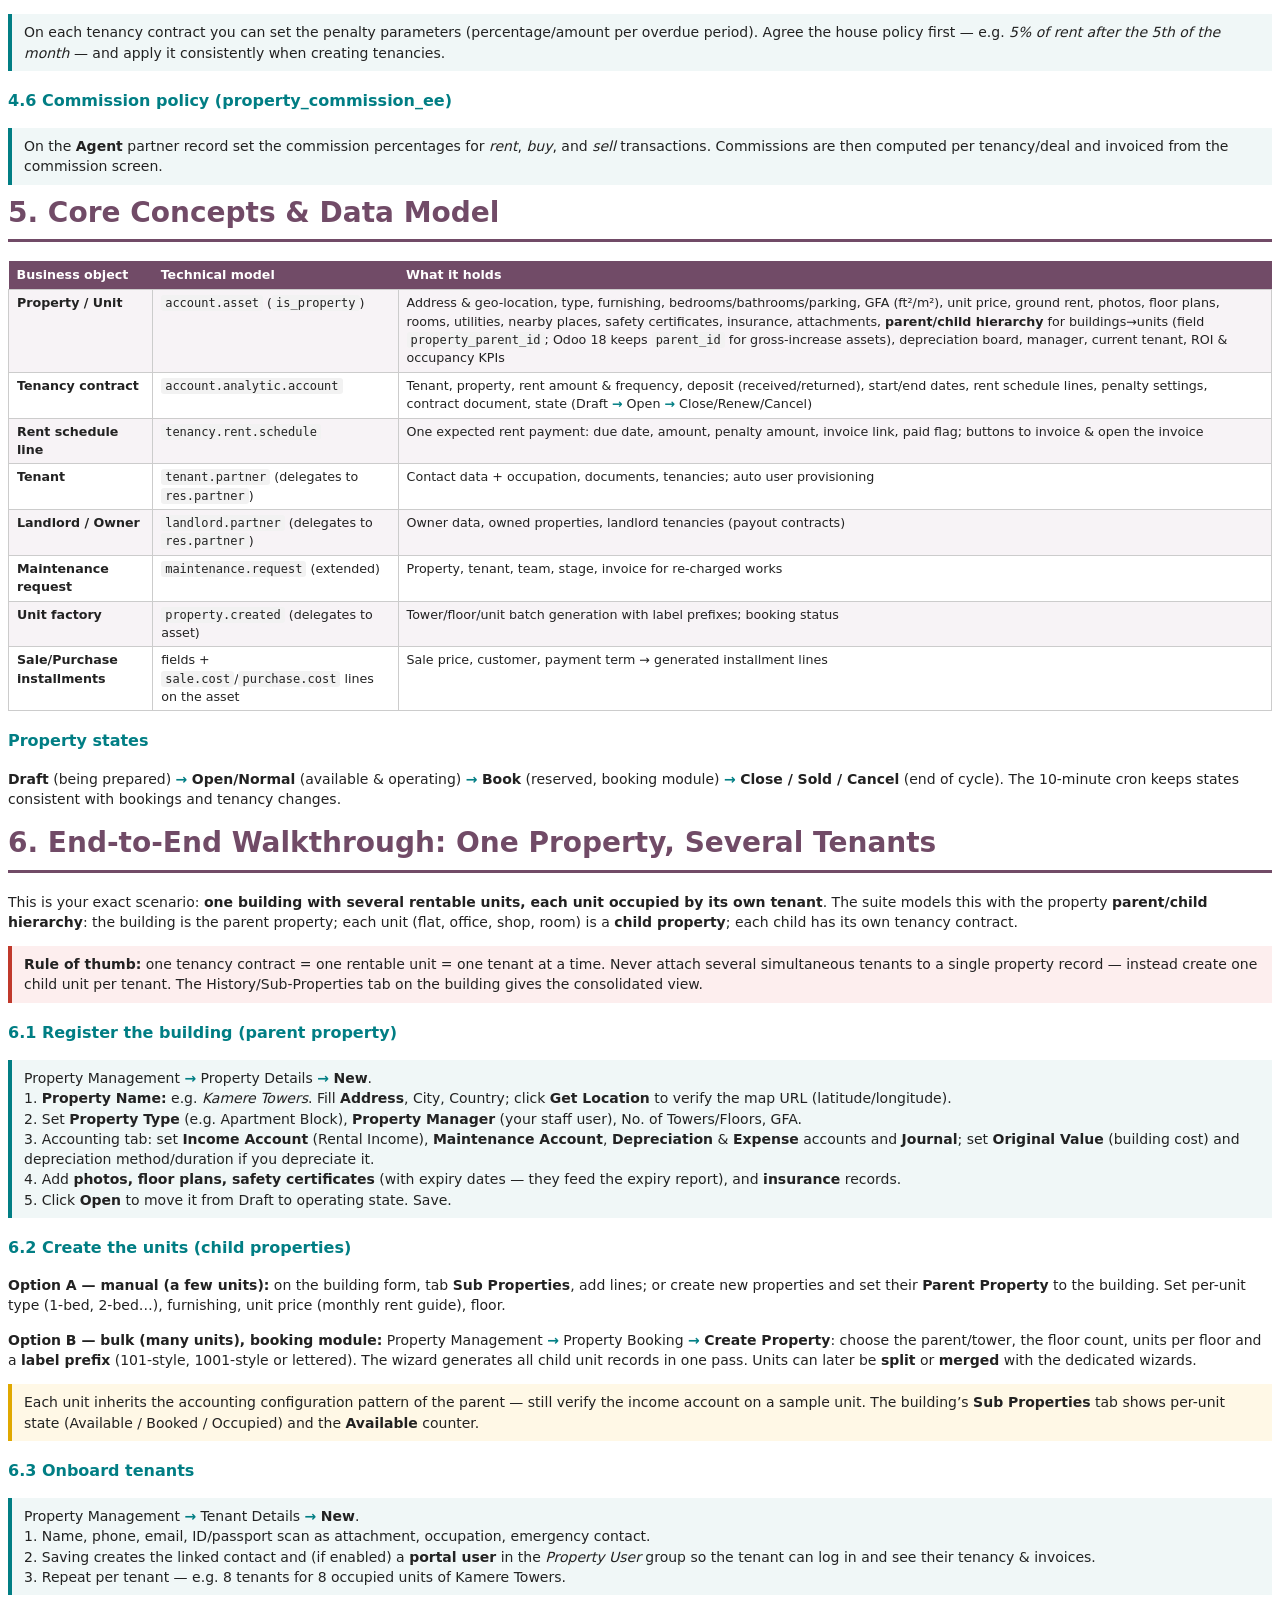
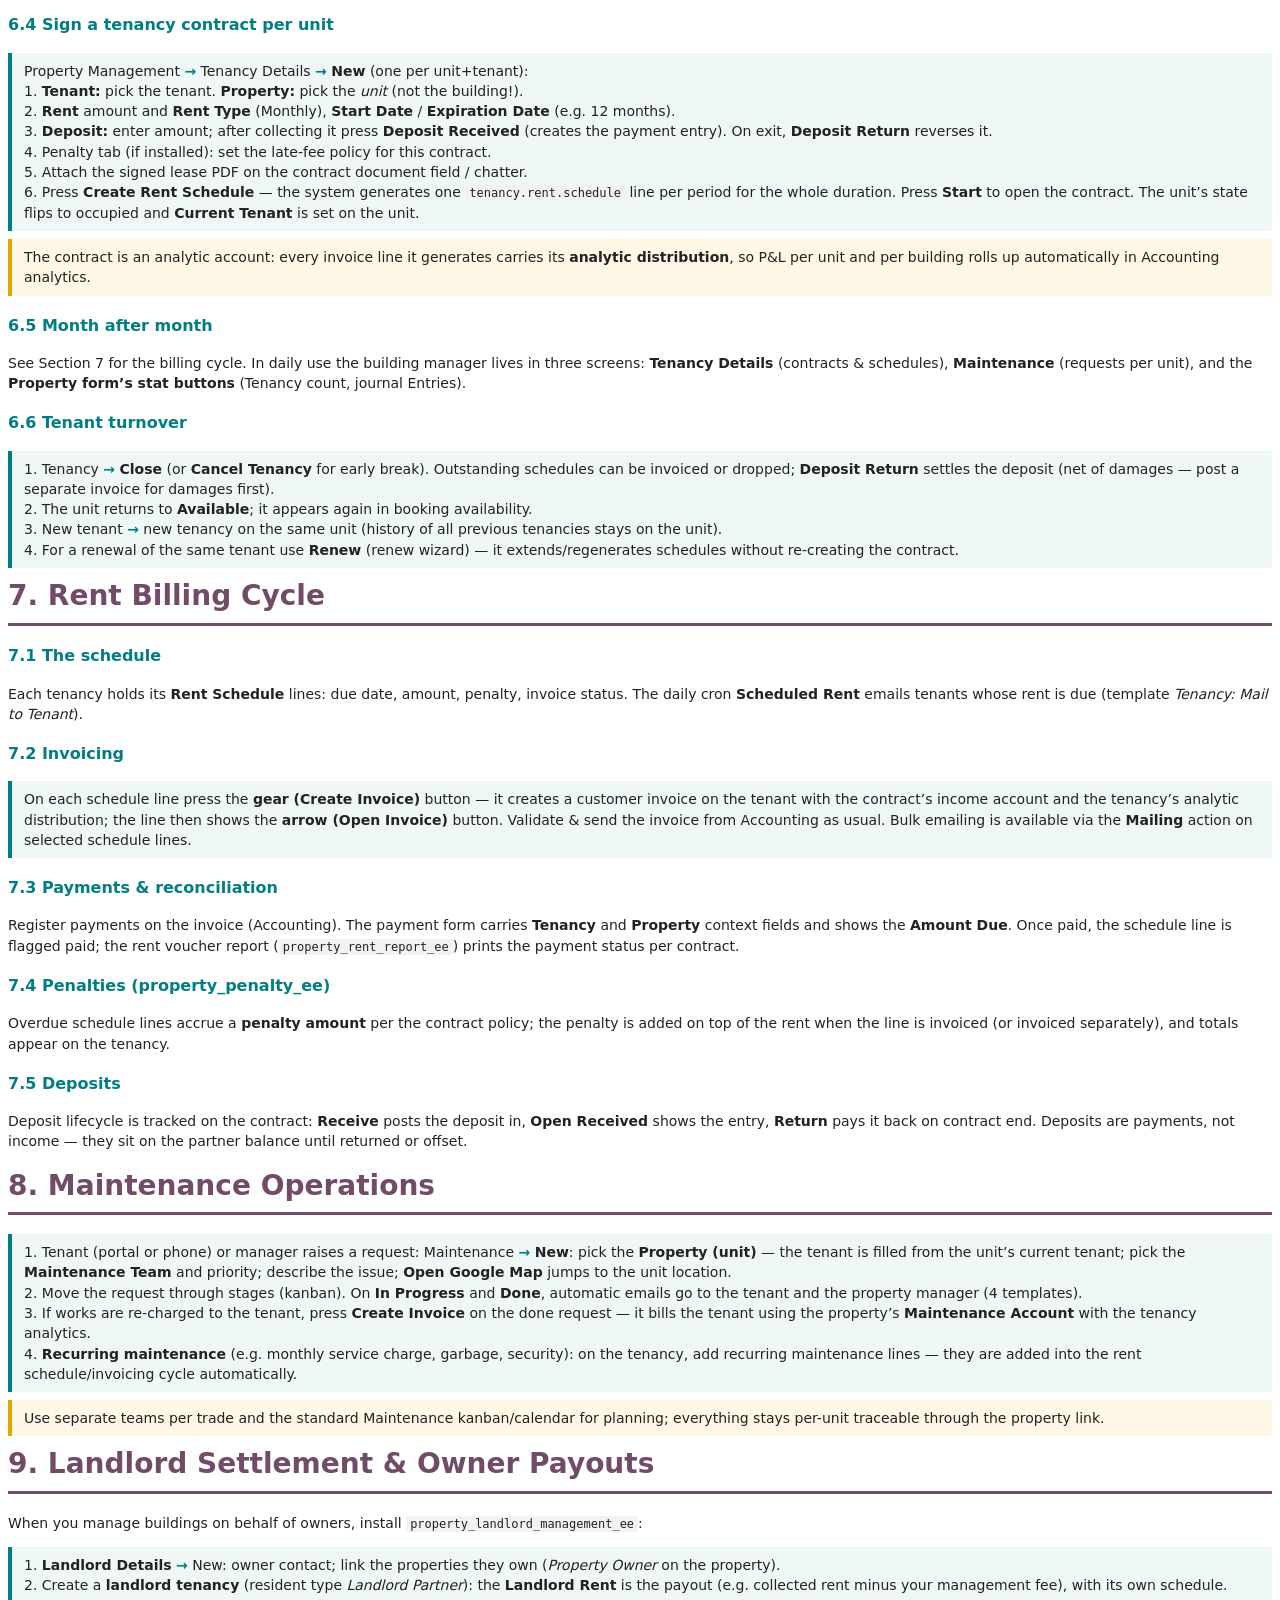
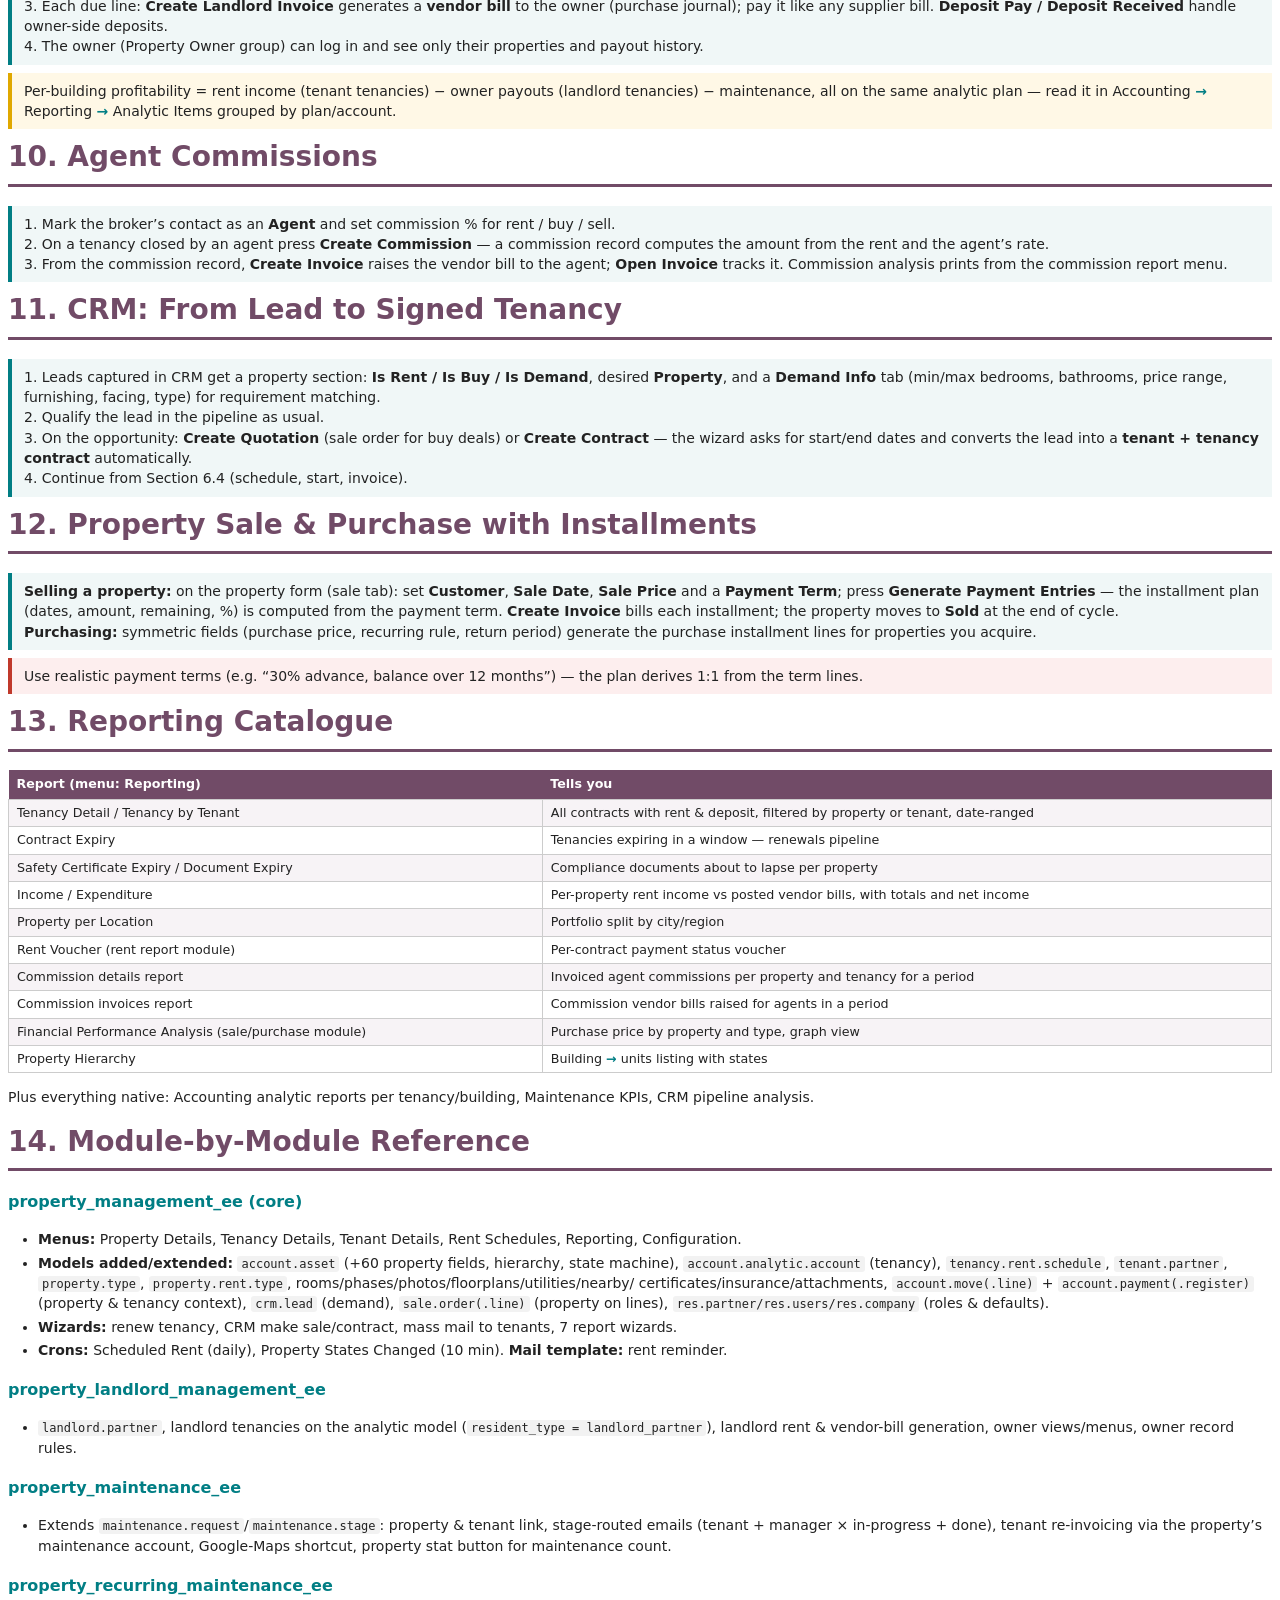
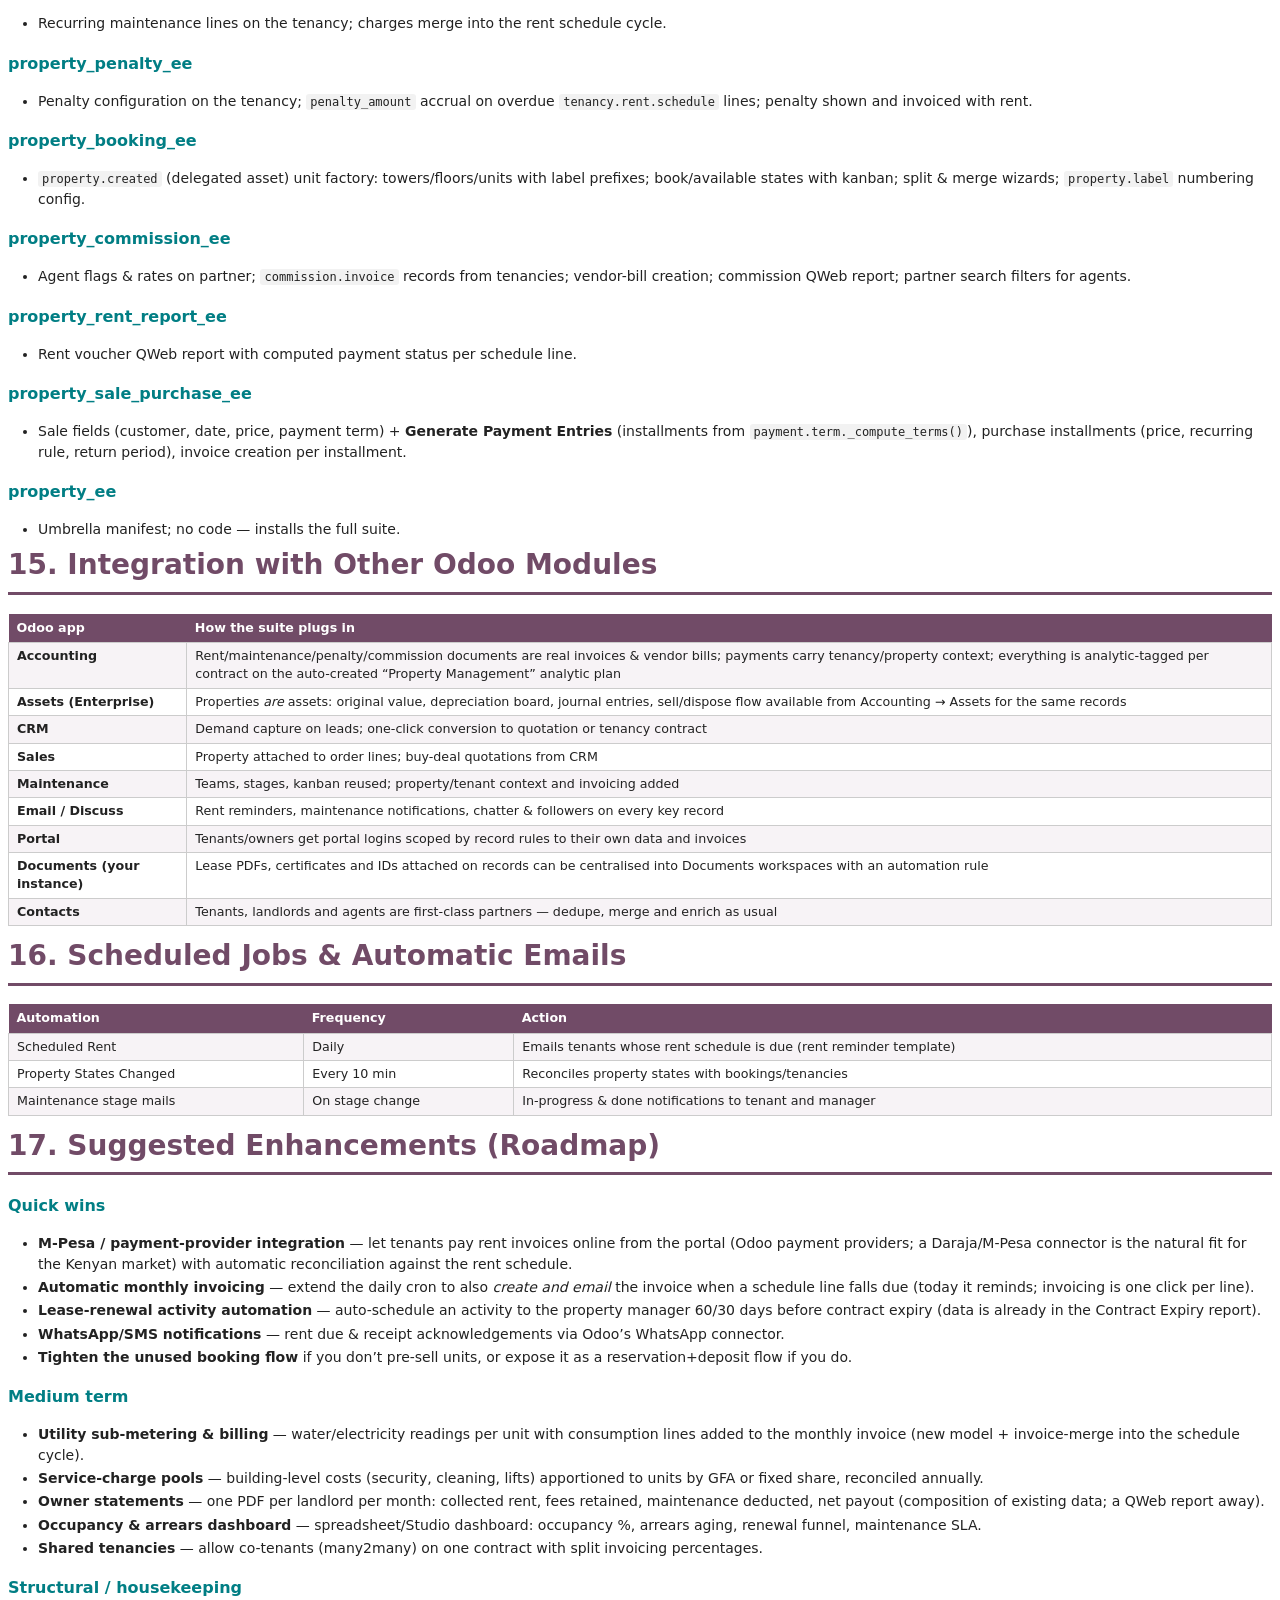
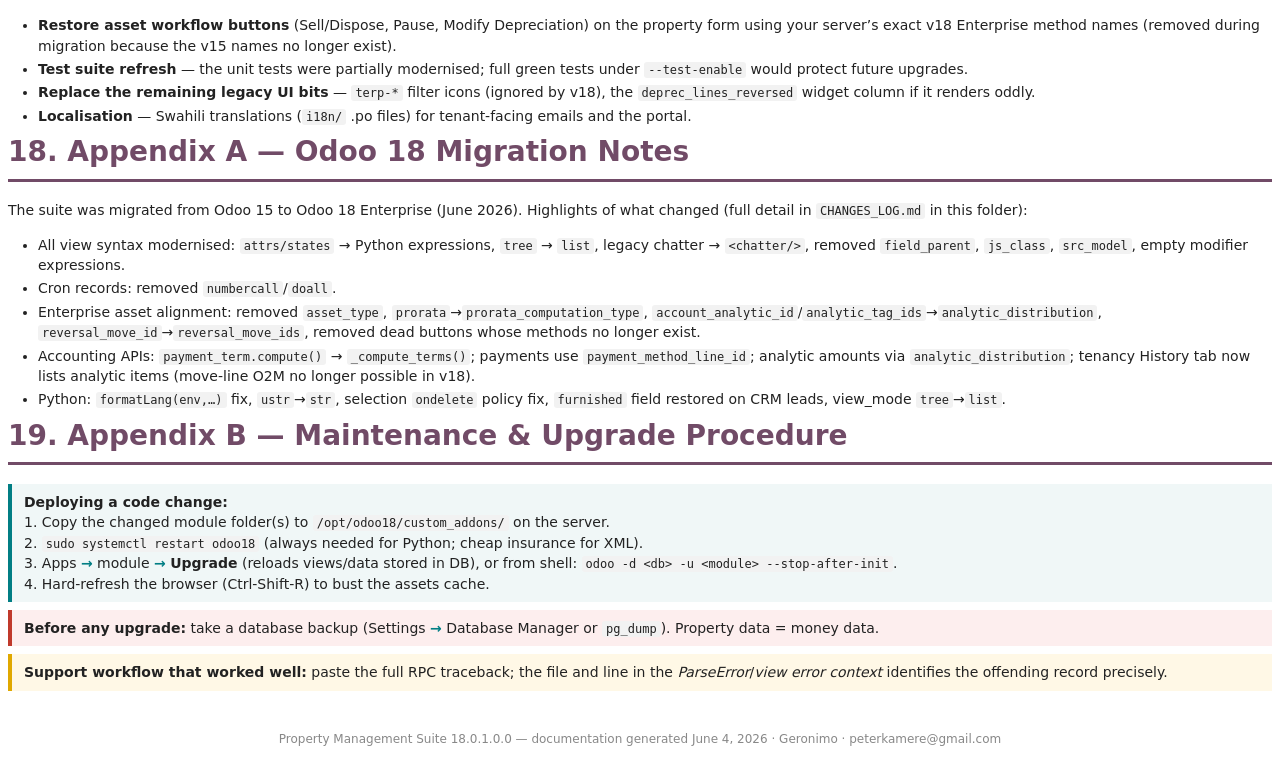
<file: docs/property_management_documentation.html>
<!DOCTYPE html>
<html lang="en">
<head>
<meta charset="utf-8">
<title>Property Management Suite — Odoo 18 Documentation</title>
<style>
  @page { size: A4; margin: 18mm 16mm; }
  body { font-family: "DejaVu Sans", "Segoe UI", Arial, sans-serif; font-size: 10.5pt; color: #222; line-height: 1.45; }
  h1 { color: #714B67; font-size: 21pt; border-bottom: 3px solid #714B67; padding-bottom: 6px; margin-top: 0; }
  h2 { color: #714B67; font-size: 15pt; border-bottom: 1px solid #c9b3c4; padding-bottom: 3px; margin-top: 26px; }
  h3 { color: #017E84; font-size: 12pt; margin-top: 18px; }
  h4 { color: #444; font-size: 10.5pt; margin-bottom: 4px; }
  table { border-collapse: collapse; width: 100%; margin: 10px 0; font-size: 9.5pt; }
  th { background: #714B67; color: #fff; text-align: left; padding: 5px 8px; }
  td { border: 1px solid #ccc; padding: 4px 8px; vertical-align: top; }
  tr:nth-child(even) td { background: #f7f3f6; }
  code, .path { font-family: "DejaVu Sans Mono", Consolas, monospace; font-size: 9pt; background: #f2f2f2; padding: 1px 4px; border-radius: 3px; }
  .step { background: #f0f7f7; border-left: 4px solid #017E84; padding: 8px 12px; margin: 8px 0; }
  .note { background: #fff8e6; border-left: 4px solid #e0a800; padding: 8px 12px; margin: 8px 0; }
  .warn { background: #fdeeee; border-left: 4px solid #c0392b; padding: 8px 12px; margin: 8px 0; }
  .pagebreak { page-break-before: always; }
  .cover { text-align: center; margin-top: 200px; }
  .cover h1 { border: none; font-size: 30pt; }
  .cover p { font-size: 13pt; color: #555; }
  ul { margin: 6px 0 6px 18px; padding-left: 12px; }
  li { margin-bottom: 3px; }
  .toc li { margin-bottom: 5px; }
  .kbd { background:#eee; border:1px solid #bbb; border-radius:3px; padding:0 4px; font-size: 9pt;}
  .arrow { color:#017E84; font-weight:bold; }
</style>
</head>
<body>

<!-- ============================ COVER ============================ -->
<div class="cover">
  <h1>Property Management Suite</h1>
  <p style="font-size:16pt;">Configuration &amp; End-to-End User Guide</p>
  <p>Odoo 18 Enterprise &mdash; 10-Module Suite</p>
  <p>Single Property / Multi-Tenant Operations Edition</p>
  <br><br>
  <p>Prepared for: <b>Techverse Online Limited</b> (odooerp.co.ke)<br>
  Author: Geronimo &middot; peterkamere@gmail.com<br>
  June 2026 &middot; Version 18.0.1.0.0</p>
</div>

<!-- ============================ TOC ============================ -->
<div class="pagebreak"></div>
<h1>Contents</h1>
<ol class="toc">
  <li>Suite Overview &amp; Architecture</li>
  <li>Prerequisites &amp; Installation Order</li>
  <li>Security Groups &amp; Access Rights</li>
  <li>Initial Configuration (Step by Step)</li>
  <li>Core Concepts &amp; Data Model</li>
  <li>End-to-End Walkthrough: One Property, Several Tenants</li>
  <li>Rent Billing Cycle: Schedules, Invoices, Payments, Penalties</li>
  <li>Maintenance Operations</li>
  <li>Landlord Settlement &amp; Owner Payouts</li>
  <li>Agent Commissions</li>
  <li>CRM: From Lead to Signed Tenancy</li>
  <li>Property Sale &amp; Purchase with Installments</li>
  <li>Reporting Catalogue</li>
  <li>Module-by-Module Reference</li>
  <li>Integration with Other Odoo Modules</li>
  <li>Scheduled Jobs &amp; Automatic Emails</li>
  <li>Suggested Enhancements (Roadmap)</li>
  <li>Appendix A — Odoo 18 Migration Notes</li>
  <li>Appendix B — Maintenance &amp; Upgrade Procedure</li>
</ol>

<!-- ============================ 1 ============================ -->
<div class="pagebreak"></div>
<h1>1. Suite Overview &amp; Architecture</h1>
<p>The suite manages the full lifecycle of rental real estate: registering properties and units,
onboarding tenants and landlords, signing tenancy contracts, scheduling and invoicing rent,
charging late-payment penalties, running maintenance, paying property owners, rewarding agents,
and selling/purchasing properties on installment plans &mdash; all on standard Odoo accounting.</p>

<h3>Module map</h3>
<table>
<tr><th>Module</th><th>Purpose</th><th>Depends on</th></tr>
<tr><td><code>property_management_ee</code></td><td><b>Core.</b> Properties, tenants, tenancy contracts, rent schedules, invoicing, CRM bridge, reports, security</td><td>account, account_asset (Enterprise), analytic, sale_crm</td></tr>
<tr><td><code>property_landlord_management_ee</code></td><td>Landlords (owners), landlord tenancies, owner rent payout invoices</td><td>core</td></tr>
<tr><td><code>property_maintenance_ee</code></td><td>Property maintenance requests, stage emails, re-invoicing to tenant</td><td>core + maintenance</td></tr>
<tr><td><code>property_recurring_maintenance_ee</code></td><td>Recurring maintenance charges attached to a tenancy</td><td>property_maintenance_ee</td></tr>
<tr><td><code>property_penalty_ee</code></td><td>Late-payment penalties on rent schedules</td><td>core</td></tr>
<tr><td><code>property_booking_ee</code></td><td>Bulk unit generation (towers/floors/units), booking &amp; availability, split/merge</td><td>core</td></tr>
<tr><td><code>property_commission_ee</code></td><td>Agent commissions on rent / buy / sell, commission invoicing &amp; reports</td><td>core</td></tr>
<tr><td><code>property_rent_report_ee</code></td><td>Rent voucher / payment-status report</td><td>core</td></tr>
<tr><td><code>property_sale_purchase_ee</code></td><td>Property sale &amp; purchase with installment plans from payment terms</td><td>core</td></tr>
<tr><td><code>property_ee</code></td><td>Umbrella bundle &mdash; installs the nine modules above in one click</td><td>all of the above</td></tr>
</table>

<div class="note"><b>Design key:</b> a <b>Property is an Account Asset</b> (<code>account.asset</code>, flag
<code>is_property</code>) so every property is simultaneously a depreciable fixed asset in Accounting.
A <b>Tenancy contract is an Analytic Account</b> (<code>account.analytic.account</code>) so every rupee/shilling of
rent, penalty, maintenance and owner payout is traceable per contract through analytic accounting.</div>

<!-- ============================ 2 ============================ -->
<h1 class="pagebreak">2. Prerequisites &amp; Installation Order</h1>
<h3>Prerequisites</h3>
<ul>
  <li>Odoo <b>18 Enterprise</b> (the suite extends the Enterprise <code>account_asset</code> module).</li>
  <li>Apps already installed: <b>Accounting</b>, <b>Assets</b> (account_asset), <b>CRM</b>, <b>Sales</b>, <b>Maintenance</b>.</li>
  <li>A configured <b>Chart of Accounts</b> and at least one company with currency set (e.g. KES).</li>
  <li>Outgoing mail server configured (Settings <span class="arrow">&rarr;</span> Technical <span class="arrow">&rarr;</span> Email) &mdash; the suite sends rent reminders and maintenance notifications.</li>
</ul>
<h3>Installation order</h3>
<div class="step">
<b>1.</b> <code>property_management_ee</code> (core &mdash; everything depends on it)<br>
<b>2.</b> <code>property_maintenance_ee</code> (needed before recurring maintenance)<br>
<b>3.</b> <code>property_landlord_management_ee</code>, <code>property_penalty_ee</code>, <code>property_booking_ee</code>,
<code>property_commission_ee</code>, <code>property_rent_report_ee</code>, <code>property_sale_purchase_ee</code> &mdash; any order<br>
<b>4.</b> <code>property_recurring_maintenance_ee</code> (after maintenance)<br>
<b>5.</b> <i>Optional:</i> <code>property_ee</code> if you prefer one-click installation of the whole suite.
</div>
<div class="note">After installing or updating module files on the server always: upload to
<code>/opt/odoo18/custom_addons/</code> <span class="arrow">&rarr;</span> restart the Odoo service <span class="arrow">&rarr;</span>
Apps <span class="arrow">&rarr;</span> module <span class="arrow">&rarr;</span> <b>Upgrade</b> (views and data live in the database).</div>

<!-- ============================ 3 ============================ -->
<h1 class="pagebreak">3. Security Groups &amp; Access Rights</h1>
<p>The core module creates a dedicated application category with four user roles. Assign them in
Settings <span class="arrow">&rarr;</span> Users &amp; Companies <span class="arrow">&rarr;</span> Users.</p>
<table>
<tr><th>Group</th><th>Who</th><th>Capabilities</th></tr>
<tr><td><b>Property Manager</b> (<code>group_property_manager</code>)</td><td>Your staff</td><td>Full create/read/write on properties, tenancies, rent schedules, configuration menus, reports</td></tr>
<tr><td><b>Property User / Tenant</b> (<code>group_property_user</code>)</td><td>Tenants</td><td>Sees only properties they currently occupy and their own tenancy/maintenance records (record rule on <code>current_tenant_id</code>)</td></tr>
<tr><td><b>Property Owner</b> (<code>group_property_owner</code>)</td><td>Landlords</td><td>Sees only properties they manage/own (record rule on <code>property_manager</code>)</td></tr>
<tr><td><b>Property Agent</b> (<code>group_property_agent</code>)</td><td>Brokers</td><td>Sees properties they handle; access to commission records</td></tr>
</table>
<div class="note"><b>Automatic user provisioning:</b> creating a <b>Tenant</b> or <b>Landlord</b> record
automatically creates the linked <code>res.partner</code> and can provision a portal/internal user with the right
group, so tenants can log in and see their contract. Deleting a tenant with active tenancies is blocked.</div>
<div class="warn">Give accounting staff the normal <b>Accounting / Billing</b> rights as well &mdash; rent invoices,
payments and asset depreciation post into standard journals.</div>

<!-- ============================ 4 ============================ -->
<h1 class="pagebreak">4. Initial Configuration (Step by Step)</h1>

<h3>4.1 Accounting prerequisites</h3>
<div class="step">
<b>Step 1 — Income account for rent.</b> Accounting <span class="arrow">&rarr;</span> Configuration <span class="arrow">&rarr;</span> Chart of Accounts:
create/identify an <b>Income</b> account, e.g. <i>700100 Rental Income</i>.<br>
<b>Step 2 — Maintenance income/expense account</b>, e.g. <i>700200 Maintenance Recharges</i>.<br>
<b>Step 3 — Asset accounts</b> for depreciation: <i>Fixed Asset (Buildings)</i>, <i>Accumulated Depreciation</i>,
<i>Depreciation Expense</i>, and a <b>Miscellaneous/Assets journal</b>.<br>
<b>Step 4 — Payment terms</b> used for property sale installments (e.g. <i>12 monthly installments</i>):
Accounting <span class="arrow">&rarr;</span> Configuration <span class="arrow">&rarr;</span> Payment Terms.
</div>

<h3>4.2 Analytic plan</h3>
<p>The suite auto-creates an analytic plan named <b>&ldquo;Property Management&rdquo;</b> the first time a tenancy is
created; every tenancy contract is an analytic account on this plan. Nothing to do manually &mdash; just be aware
it appears under Accounting <span class="arrow">&rarr;</span> Configuration <span class="arrow">&rarr;</span> Analytic Plans.</p>

<h3>4.3 Property configuration menus</h3>
<div class="step">
<b>Property Management <span class="arrow">&rarr;</span> Configuration:</b><br>
&bull; <b>Property Types</b> &mdash; e.g. Apartment, Office, Shop, Godown, Stand-alone House.<br>
&bull; <b>Rent Types</b> &mdash; billing frequency presets (Monthly, Quarterly, Yearly&hellip;).<br>
&bull; <b>Property Labels</b> (booking module) &mdash; unit numbering schemes (ABCD / 101 / 1001 / 10001 prefixes).<br>
&bull; <b>Maintenance Teams</b> (Maintenance app) &mdash; e.g. Plumbing, Electrical, General; add team members.
</div>

<h3>4.4 Email &amp; scheduled actions</h3>
<div class="step">
&bull; Verify outgoing mail server works (send a test email).<br>
&bull; Settings <span class="arrow">&rarr;</span> Technical <span class="arrow">&rarr;</span> Scheduled Actions: confirm
<b>&ldquo;Scheduled Rent&rdquo;</b> (daily) and <b>&ldquo;Property States Changed&rdquo;</b> (every 10 minutes) are active.<br>
&bull; Settings <span class="arrow">&rarr;</span> Technical <span class="arrow">&rarr;</span> Email Templates: review
<i>Tenancy: Mail to Tenant</i> (rent reminder) and the four <i>Maintenance In&nbsp;Progress/Done</i> templates; adjust wording/branding.
</div>

<h3>4.5 Penalty policy (property_penalty_ee)</h3>
<div class="step">On each tenancy contract you can set the penalty parameters (percentage/amount per
overdue period). Agree the house policy first &mdash; e.g. <i>5% of rent after the 5th of the month</i> &mdash; and apply it
consistently when creating tenancies.</div>

<h3>4.6 Commission policy (property_commission_ee)</h3>
<div class="step">On the <b>Agent</b> partner record set the commission percentages for <i>rent</i>, <i>buy</i>,
and <i>sell</i> transactions. Commissions are then computed per tenancy/deal and invoiced from the commission screen.</div>

<!-- ============================ 5 ============================ -->
<h1 class="pagebreak">5. Core Concepts &amp; Data Model</h1>
<table>
<tr><th>Business object</th><th>Technical model</th><th>What it holds</th></tr>
<tr><td><b>Property / Unit</b></td><td><code>account.asset</code> (<code>is_property</code>)</td><td>Address &amp; geo-location, type, furnishing, bedrooms/bathrooms/parking, GFA (ft&sup2;/m&sup2;), unit price, ground rent, photos, floor plans, rooms, utilities, nearby places, safety certificates, insurance, attachments, <b>parent/child hierarchy</b> for buildings&rarr;units (field <code>property_parent_id</code>; Odoo&nbsp;18 keeps <code>parent_id</code> for gross-increase assets), depreciation board, manager, current tenant, ROI &amp; occupancy KPIs</td></tr>
<tr><td><b>Tenancy contract</b></td><td><code>account.analytic.account</code></td><td>Tenant, property, rent amount &amp; frequency, deposit (received/returned), start/end dates, rent schedule lines, penalty settings, contract document, state (Draft <span class="arrow">&rarr;</span> Open <span class="arrow">&rarr;</span> Close/Renew/Cancel)</td></tr>
<tr><td><b>Rent schedule line</b></td><td><code>tenancy.rent.schedule</code></td><td>One expected rent payment: due date, amount, penalty amount, invoice link, paid flag; buttons to invoice &amp; open the invoice</td></tr>
<tr><td><b>Tenant</b></td><td><code>tenant.partner</code> (delegates to <code>res.partner</code>)</td><td>Contact data + occupation, documents, tenancies; auto user provisioning</td></tr>
<tr><td><b>Landlord / Owner</b></td><td><code>landlord.partner</code> (delegates to <code>res.partner</code>)</td><td>Owner data, owned properties, landlord tenancies (payout contracts)</td></tr>
<tr><td><b>Maintenance request</b></td><td><code>maintenance.request</code> (extended)</td><td>Property, tenant, team, stage, invoice for re-charged works</td></tr>
<tr><td><b>Unit factory</b></td><td><code>property.created</code> (delegates to asset)</td><td>Tower/floor/unit batch generation with label prefixes; booking status</td></tr>
<tr><td><b>Sale/Purchase installments</b></td><td>fields + <code>sale.cost</code>/<code>purchase.cost</code> lines on the asset</td><td>Sale price, customer, payment term &rarr; generated installment lines</td></tr>
</table>

<h3>Property states</h3>
<p><b>Draft</b> (being prepared) <span class="arrow">&rarr;</span> <b>Open/Normal</b> (available &amp; operating) <span class="arrow">&rarr;</span>
<b>Book</b> (reserved, booking module) <span class="arrow">&rarr;</span> <b>Close / Sold / Cancel</b> (end of cycle). The 10-minute cron
keeps states consistent with bookings and tenancy changes.</p>

<!-- ============================ 6 ============================ -->
<h1 class="pagebreak">6. End-to-End Walkthrough: One Property, Several Tenants</h1>
<p>This is your exact scenario: <b>one building with several rentable units, each unit occupied by its own
tenant</b>. The suite models this with the property <b>parent/child hierarchy</b>: the building is the parent
property; each unit (flat, office, shop, room) is a <b>child property</b>; each child has its own tenancy contract.</p>

<div class="warn"><b>Rule of thumb:</b> one tenancy contract = one rentable unit = one tenant at a time.
Never attach several simultaneous tenants to a single property record &mdash; instead create one child unit per tenant.
The History/Sub-Properties tab on the building gives the consolidated view.</div>

<h3>6.1 Register the building (parent property)</h3>
<div class="step">
Property Management <span class="arrow">&rarr;</span> Property Details <span class="arrow">&rarr;</span> <b>New</b>.<br>
1. <b>Property Name:</b> e.g. <i>Kamere Towers</i>. Fill <b>Address</b>, City, Country; click <b>Get Location</b> to verify the map URL (latitude/longitude).<br>
2. Set <b>Property Type</b> (e.g. Apartment Block), <b>Property Manager</b> (your staff user), No. of Towers/Floors, GFA.<br>
3. Accounting tab: set <b>Income Account</b> (Rental Income), <b>Maintenance Account</b>, <b>Depreciation</b> &amp; <b>Expense</b> accounts and <b>Journal</b>; set <b>Original Value</b> (building cost) and depreciation method/duration if you depreciate it.<br>
4. Add <b>photos, floor plans, safety certificates</b> (with expiry dates &mdash; they feed the expiry report), and <b>insurance</b> records.<br>
5. Click <b>Open</b> to move it from Draft to operating state. Save.
</div>

<h3>6.2 Create the units (child properties)</h3>
<p><b>Option A — manual (a few units):</b> on the building form, tab <b>Sub Properties</b>, add lines; or create new
properties and set their <b>Parent Property</b> to the building. Set per-unit type (1-bed, 2-bed&hellip;), furnishing,
unit price (monthly rent guide), floor.</p>
<p><b>Option B — bulk (many units), booking module:</b> Property Management <span class="arrow">&rarr;</span>
Property Booking <span class="arrow">&rarr;</span> <b>Create Property</b>: choose the parent/tower, the floor count,
units per floor and a <b>label prefix</b> (101-style, 1001-style or lettered). The wizard generates all child unit
records in one pass. Units can later be <b>split</b> or <b>merged</b> with the dedicated wizards.</p>
<div class="note">Each unit inherits the accounting configuration pattern of the parent &mdash; still verify the income
account on a sample unit. The building&rsquo;s <b>Sub Properties</b> tab shows per-unit state (Available / Booked / Occupied)
and the <b>Available</b> counter.</div>

<h3>6.3 Onboard tenants</h3>
<div class="step">
Property Management <span class="arrow">&rarr;</span> Tenant Details <span class="arrow">&rarr;</span> <b>New</b>.<br>
1. Name, phone, email, ID/passport scan as attachment, occupation, emergency contact.<br>
2. Saving creates the linked contact and (if enabled) a <b>portal user</b> in the <i>Property User</i> group so the
tenant can log in and see their tenancy &amp; invoices.<br>
3. Repeat per tenant &mdash; e.g. 8 tenants for 8 occupied units of Kamere Towers.
</div>

<h3>6.4 Sign a tenancy contract per unit</h3>
<div class="step">
Property Management <span class="arrow">&rarr;</span> Tenancy Details <span class="arrow">&rarr;</span> <b>New</b> (one per unit+tenant):<br>
1. <b>Tenant:</b> pick the tenant. <b>Property:</b> pick the <i>unit</i> (not the building!).<br>
2. <b>Rent</b> amount and <b>Rent Type</b> (Monthly), <b>Start Date</b> / <b>Expiration Date</b> (e.g. 12 months).<br>
3. <b>Deposit:</b> enter amount; after collecting it press <b>Deposit Received</b> (creates the payment entry). On exit,
<b>Deposit Return</b> reverses it.<br>
4. Penalty tab (if installed): set the late-fee policy for this contract.<br>
5. Attach the signed lease PDF on the contract document field / chatter.<br>
6. Press <b>Create Rent Schedule</b> &mdash; the system generates one <code>tenancy.rent.schedule</code> line per period for
the whole duration. Press <b>Start</b> to open the contract. The unit&rsquo;s state flips to occupied and
<b>Current Tenant</b> is set on the unit.
</div>
<div class="note">The contract is an analytic account: every invoice line it generates carries its
<b>analytic distribution</b>, so P&amp;L per unit and per building rolls up automatically in Accounting analytics.</div>

<h3>6.5 Month after month</h3>
<p>See Section 7 for the billing cycle. In daily use the building manager lives in three screens:
<b>Tenancy Details</b> (contracts &amp; schedules), <b>Maintenance</b> (requests per unit), and the
<b>Property form&rsquo;s stat buttons</b> (Tenancy count, journal Entries).</p>

<h3>6.6 Tenant turnover</h3>
<div class="step">
1. Tenancy <span class="arrow">&rarr;</span> <b>Close</b> (or <b>Cancel Tenancy</b> for early break). Outstanding schedules can
be invoiced or dropped; <b>Deposit Return</b> settles the deposit (net of damages &mdash; post a separate invoice for damages first).<br>
2. The unit returns to <b>Available</b>; it appears again in booking availability.<br>
3. New tenant <span class="arrow">&rarr;</span> new tenancy on the same unit (history of all previous tenancies stays on the unit).<br>
4. For a renewal of the same tenant use <b>Renew</b> (renew wizard) &mdash; it extends/regenerates schedules without re-creating the contract.
</div>

<!-- ============================ 7 ============================ -->
<h1 class="pagebreak">7. Rent Billing Cycle</h1>
<h3>7.1 The schedule</h3>
<p>Each tenancy holds its <b>Rent Schedule</b> lines: due date, amount, penalty, invoice status. The daily cron
<b>Scheduled Rent</b> emails tenants whose rent is due (template <i>Tenancy: Mail to Tenant</i>).</p>
<h3>7.2 Invoicing</h3>
<div class="step">
On each schedule line press the <b>gear (Create Invoice)</b> button &mdash; it creates a customer invoice on the tenant
with the contract&rsquo;s income account and the tenancy&rsquo;s analytic distribution; the line then shows the
<b>arrow (Open Invoice)</b> button. Validate &amp; send the invoice from Accounting as usual. Bulk emailing is available
via the <b>Mailing</b> action on selected schedule lines.
</div>
<h3>7.3 Payments &amp; reconciliation</h3>
<p>Register payments on the invoice (Accounting). The payment form carries <b>Tenancy</b> and <b>Property</b> context
fields and shows the <b>Amount Due</b>. Once paid, the schedule line is flagged paid; the rent voucher report
(<code>property_rent_report_ee</code>) prints the payment status per contract.</p>
<h3>7.4 Penalties (property_penalty_ee)</h3>
<p>Overdue schedule lines accrue a <b>penalty amount</b> per the contract policy; the penalty is added on top of the
rent when the line is invoiced (or invoiced separately), and totals appear on the tenancy.</p>
<h3>7.5 Deposits</h3>
<p>Deposit lifecycle is tracked on the contract: <b>Receive</b> posts the deposit in, <b>Open Received</b> shows the
entry, <b>Return</b> pays it back on contract end. Deposits are payments, not income &mdash; they sit on the partner
balance until returned or offset.</p>

<!-- ============================ 8 ============================ -->
<h1>8. Maintenance Operations</h1>
<div class="step">
1. Tenant (portal or phone) or manager raises a request: Maintenance <span class="arrow">&rarr;</span> <b>New</b>:
pick the <b>Property (unit)</b> &mdash; the tenant is filled from the unit&rsquo;s current tenant; pick the
<b>Maintenance Team</b> and priority; describe the issue; <b>Open Google Map</b> jumps to the unit location.<br>
2. Move the request through stages (kanban). On <b>In&nbsp;Progress</b> and <b>Done</b>, automatic emails go to the
tenant and the property manager (4 templates).<br>
3. If works are re-charged to the tenant, press <b>Create Invoice</b> on the done request &mdash; it bills the tenant
using the property&rsquo;s <b>Maintenance Account</b> with the tenancy analytics.<br>
4. <b>Recurring maintenance</b> (e.g. monthly service charge, garbage, security): on the tenancy, add recurring
maintenance lines &mdash; they are added into the rent schedule/invoicing cycle automatically.
</div>
<div class="note">Use separate teams per trade and the standard Maintenance kanban/calendar for planning;
everything stays per-unit traceable through the property link.</div>

<!-- ============================ 9 ============================ -->
<h1 class="pagebreak">9. Landlord Settlement &amp; Owner Payouts</h1>
<p>When you manage buildings on behalf of owners, install <code>property_landlord_management_ee</code>:</p>
<div class="step">
1. <b>Landlord Details</b> <span class="arrow">&rarr;</span> New: owner contact; link the properties they own
(<i>Property Owner</i> on the property).<br>
2. Create a <b>landlord tenancy</b> (resident type <i>Landlord Partner</i>): the <b>Landlord Rent</b> is the payout
(e.g. collected rent minus your management fee), with its own schedule.<br>
3. Each due line: <b>Create Landlord Invoice</b> generates a <b>vendor bill</b> to the owner (purchase journal);
pay it like any supplier bill. <b>Deposit Pay / Deposit Received</b> handle owner-side deposits.<br>
4. The owner (Property Owner group) can log in and see only their properties and payout history.
</div>
<div class="note">Per-building profitability = rent income (tenant tenancies) &minus; owner payouts (landlord
tenancies) &minus; maintenance, all on the same analytic plan &mdash; read it in Accounting <span class="arrow">&rarr;</span>
Reporting <span class="arrow">&rarr;</span> Analytic Items grouped by plan/account.</div>

<!-- ============================ 10 ============================ -->
<h1>10. Agent Commissions</h1>
<div class="step">
1. Mark the broker&rsquo;s contact as an <b>Agent</b> and set commission % for rent / buy / sell.<br>
2. On a tenancy closed by an agent press <b>Create Commission</b> &mdash; a commission record computes the amount from
the rent and the agent&rsquo;s rate.<br>
3. From the commission record, <b>Create Invoice</b> raises the vendor bill to the agent; <b>Open Invoice</b> tracks it.
Commission analysis prints from the commission report menu.
</div>

<!-- ============================ 11 ============================ -->
<h1>11. CRM: From Lead to Signed Tenancy</h1>
<div class="step">
1. Leads captured in CRM get a property section: <b>Is Rent / Is Buy / Is Demand</b>, desired <b>Property</b>, and a
<b>Demand Info</b> tab (min/max bedrooms, bathrooms, price range, furnishing, facing, type) for requirement matching.<br>
2. Qualify the lead in the pipeline as usual.<br>
3. On the opportunity: <b>Create Quotation</b> (sale order for buy deals) or <b>Create Contract</b> &mdash; the wizard
asks for start/end dates and converts the lead into a <b>tenant + tenancy contract</b> automatically.<br>
4. Continue from Section 6.4 (schedule, start, invoice).
</div>

<!-- ============================ 12 ============================ -->
<h1>12. Property Sale &amp; Purchase with Installments</h1>
<div class="step">
<b>Selling a property:</b> on the property form (sale tab): set <b>Customer</b>, <b>Sale Date</b>, <b>Sale Price</b>
and a <b>Payment Term</b>; press <b>Generate Payment Entries</b> &mdash; the installment plan (dates, amount, remaining,
%) is computed from the payment term. <b>Create Invoice</b> bills each installment; the property moves to <b>Sold</b>
at the end of cycle.<br>
<b>Purchasing:</b> symmetric fields (purchase price, recurring rule, return period) generate the
purchase installment lines for properties you acquire.
</div>
<div class="warn">Use realistic payment terms (e.g. &ldquo;30% advance, balance over 12 months&rdquo;) &mdash; the plan
derives 1:1 from the term lines.</div>

<!-- ============================ 13 ============================ -->
<h1 class="pagebreak">13. Reporting Catalogue</h1>
<table>
<tr><th>Report (menu: Reporting)</th><th>Tells you</th></tr>
<tr><td>Tenancy Detail / Tenancy by Tenant</td><td>All contracts with rent &amp; deposit, filtered by property or tenant, date-ranged</td></tr>
<tr><td>Contract Expiry</td><td>Tenancies expiring in a window &mdash; renewals pipeline</td></tr>
<tr><td>Safety Certificate Expiry / Document Expiry</td><td>Compliance documents about to lapse per property</td></tr>
<tr><td>Income / Expenditure</td><td>Per-property rent income vs posted vendor bills, with totals and net income</td></tr>
<tr><td>Property per Location</td><td>Portfolio split by city/region</td></tr>
<tr><td>Rent Voucher (rent report module)</td><td>Per-contract payment status voucher</td></tr>
<tr><td>Commission details report</td><td>Invoiced agent commissions per property and tenancy for a period</td></tr>
<tr><td>Commission invoices report</td><td>Commission vendor bills raised for agents in a period</td></tr>
<tr><td>Financial Performance Analysis (sale/purchase module)</td><td>Purchase price by property and type, graph view</td></tr>
<tr><td>Property Hierarchy</td><td>Building <span class="arrow">&rarr;</span> units listing with states</td></tr>
</table>
<p>Plus everything native: Accounting analytic reports per tenancy/building, Maintenance KPIs, CRM pipeline analysis.</p>

<!-- ============================ 14 ============================ -->
<h1 class="pagebreak">14. Module-by-Module Reference</h1>

<h3>property_management_ee (core)</h3>
<ul>
<li><b>Menus:</b> Property Details, Tenancy Details, Tenant Details, Rent Schedules, Reporting, Configuration.</li>
<li><b>Models added/extended:</b> <code>account.asset</code> (+60 property fields, hierarchy, state machine),
<code>account.analytic.account</code> (tenancy), <code>tenancy.rent.schedule</code>, <code>tenant.partner</code>,
<code>property.type</code>, <code>property.rent.type</code>, rooms/phases/photos/floorplans/utilities/nearby/
certificates/insurance/attachments, <code>account.move(.line)</code> + <code>account.payment(.register)</code>
(property &amp; tenancy context), <code>crm.lead</code> (demand), <code>sale.order(.line)</code> (property on lines),
<code>res.partner/res.users/res.company</code> (roles &amp; defaults).</li>
<li><b>Wizards:</b> renew tenancy, CRM make sale/contract, mass mail to tenants, 7 report wizards.</li>
<li><b>Crons:</b> Scheduled Rent (daily), Property States Changed (10 min). <b>Mail template:</b> rent reminder.</li>
</ul>

<h3>property_landlord_management_ee</h3>
<ul><li><code>landlord.partner</code>, landlord tenancies on the analytic model (<code>resident_type =
landlord_partner</code>), landlord rent &amp; vendor-bill generation, owner views/menus, owner record rules.</li></ul>

<h3>property_maintenance_ee</h3>
<ul><li>Extends <code>maintenance.request</code>/<code>maintenance.stage</code>: property &amp; tenant link, stage-routed
emails (tenant + manager &times; in-progress + done), tenant re-invoicing via the property&rsquo;s maintenance account,
Google-Maps shortcut, property stat button for maintenance count.</li></ul>

<h3>property_recurring_maintenance_ee</h3>
<ul><li>Recurring maintenance lines on the tenancy; charges merge into the rent schedule cycle.</li></ul>

<h3>property_penalty_ee</h3>
<ul><li>Penalty configuration on the tenancy; <code>penalty_amount</code> accrual on overdue
<code>tenancy.rent.schedule</code> lines; penalty shown and invoiced with rent.</li></ul>

<h3>property_booking_ee</h3>
<ul><li><code>property.created</code> (delegated asset) unit factory: towers/floors/units with label prefixes;
book/available states with kanban; split &amp; merge wizards; <code>property.label</code> numbering config.</li></ul>

<h3>property_commission_ee</h3>
<ul><li>Agent flags &amp; rates on partner; <code>commission.invoice</code> records from tenancies; vendor-bill
creation; commission QWeb report; partner search filters for agents.</li></ul>

<h3>property_rent_report_ee</h3>
<ul><li>Rent voucher QWeb report with computed payment status per schedule line.</li></ul>

<h3>property_sale_purchase_ee</h3>
<ul><li>Sale fields (customer, date, price, payment term) + <b>Generate Payment Entries</b>
(installments from <code>payment.term._compute_terms()</code>), purchase installments
(price, recurring rule, return period), invoice creation per installment.</li></ul>

<h3>property_ee</h3>
<ul><li>Umbrella manifest; no code &mdash; installs the full suite.</li></ul>

<!-- ============================ 15 ============================ -->
<h1 class="pagebreak">15. Integration with Other Odoo Modules</h1>
<table>
<tr><th>Odoo app</th><th>How the suite plugs in</th></tr>
<tr><td><b>Accounting</b></td><td>Rent/maintenance/penalty/commission documents are real invoices &amp; vendor bills; payments carry tenancy/property context; everything is analytic-tagged per contract on the auto-created &ldquo;Property Management&rdquo; analytic plan</td></tr>
<tr><td><b>Assets (Enterprise)</b></td><td>Properties <i>are</i> assets: original value, depreciation board, journal entries, sell/dispose flow available from Accounting &rarr; Assets for the same records</td></tr>
<tr><td><b>CRM</b></td><td>Demand capture on leads; one-click conversion to quotation or tenancy contract</td></tr>
<tr><td><b>Sales</b></td><td>Property attached to order lines; buy-deal quotations from CRM</td></tr>
<tr><td><b>Maintenance</b></td><td>Teams, stages, kanban reused; property/tenant context and invoicing added</td></tr>
<tr><td><b>Email / Discuss</b></td><td>Rent reminders, maintenance notifications, chatter &amp; followers on every key record</td></tr>
<tr><td><b>Portal</b></td><td>Tenants/owners get portal logins scoped by record rules to their own data and invoices</td></tr>
<tr><td><b>Documents (your instance)</b></td><td>Lease PDFs, certificates and IDs attached on records can be centralised into Documents workspaces with an automation rule</td></tr>
<tr><td><b>Contacts</b></td><td>Tenants, landlords and agents are first-class partners &mdash; dedupe, merge and enrich as usual</td></tr>
</table>

<!-- ============================ 16 ============================ -->
<h1>16. Scheduled Jobs &amp; Automatic Emails</h1>
<table>
<tr><th>Automation</th><th>Frequency</th><th>Action</th></tr>
<tr><td>Scheduled Rent</td><td>Daily</td><td>Emails tenants whose rent schedule is due (rent reminder template)</td></tr>
<tr><td>Property States Changed</td><td>Every 10 min</td><td>Reconciles property states with bookings/tenancies</td></tr>
<tr><td>Maintenance stage mails</td><td>On stage change</td><td>In-progress &amp; done notifications to tenant and manager</td></tr>
</table>

<!-- ============================ 17 ============================ -->
<h1 class="pagebreak">17. Suggested Enhancements (Roadmap)</h1>
<h3>Quick wins</h3>
<ul>
<li><b>M-Pesa / payment-provider integration</b> &mdash; let tenants pay rent invoices online from the portal
(Odoo payment providers; a Daraja/M-Pesa connector is the natural fit for the Kenyan market) with automatic
reconciliation against the rent schedule.</li>
<li><b>Automatic monthly invoicing</b> &mdash; extend the daily cron to also <i>create and email</i> the invoice when a
schedule line falls due (today it reminds; invoicing is one click per line).</li>
<li><b>Lease-renewal activity automation</b> &mdash; auto-schedule an activity to the property manager 60/30 days
before contract expiry (data is already in the Contract Expiry report).</li>
<li><b>WhatsApp/SMS notifications</b> &mdash; rent due &amp; receipt acknowledgements via Odoo&rsquo;s WhatsApp connector.</li>
<li><b>Tighten the unused booking flow</b> if you don&rsquo;t pre-sell units, or expose it as a reservation+deposit flow if you do.</li>
</ul>
<h3>Medium term</h3>
<ul>
<li><b>Utility sub-metering &amp; billing</b> &mdash; water/electricity readings per unit with consumption lines added to
the monthly invoice (new model + invoice-merge into the schedule cycle).</li>
<li><b>Service-charge pools</b> &mdash; building-level costs (security, cleaning, lifts) apportioned to units by GFA or
fixed share, reconciled annually.</li>
<li><b>Owner statements</b> &mdash; one PDF per landlord per month: collected rent, fees retained, maintenance deducted,
net payout (composition of existing data; a QWeb report away).</li>
<li><b>Occupancy &amp; arrears dashboard</b> &mdash; spreadsheet/Studio dashboard: occupancy %, arrears aging, renewal
funnel, maintenance SLA.</li>
<li><b>Shared tenancies</b> &mdash; allow co-tenants (many2many) on one contract with split invoicing percentages.</li>
</ul>
<h3>Structural / housekeeping</h3>
<ul>
<li><b>Restore asset workflow buttons</b> (Sell/Dispose, Pause, Modify Depreciation) on the property form using your
server&rsquo;s exact v18 Enterprise method names (removed during migration because the v15 names no longer exist).</li>
<li><b>Test suite refresh</b> &mdash; the unit tests were partially modernised; full green tests under
<code>--test-enable</code> would protect future upgrades.</li>
<li><b>Replace the remaining legacy UI bits</b> &mdash; <code>terp-*</code> filter icons (ignored by v18), the
<code>deprec_lines_reversed</code> widget column if it renders oddly.</li>
<li><b>Localisation</b> &mdash; Swahili translations (<code>i18n/</code> .po files) for tenant-facing emails and the portal.</li>
</ul>

<!-- ============================ 18 ============================ -->
<h1 class="pagebreak">18. Appendix A — Odoo 18 Migration Notes</h1>
<p>The suite was migrated from Odoo 15 to Odoo 18 Enterprise (June 2026). Highlights of what changed
(full detail in <code>CHANGES_LOG.md</code> in this folder):</p>
<ul>
<li>All view syntax modernised: <code>attrs/states</code> &rarr; Python expressions, <code>tree</code> &rarr;
<code>list</code>, legacy chatter &rarr; <code>&lt;chatter/&gt;</code>, removed <code>field_parent</code>,
<code>js_class</code>, <code>src_model</code>, empty modifier expressions.</li>
<li>Cron records: removed <code>numbercall</code>/<code>doall</code>.</li>
<li>Enterprise asset alignment: removed <code>asset_type</code>, <code>prorata</code>&rarr;<code>prorata_computation_type</code>,
<code>account_analytic_id</code>/<code>analytic_tag_ids</code>&rarr;<code>analytic_distribution</code>,
<code>reversal_move_id</code>&rarr;<code>reversal_move_ids</code>, removed dead buttons whose methods no longer exist.</li>
<li>Accounting APIs: <code>payment_term.compute()</code> &rarr; <code>_compute_terms()</code>;
payments use <code>payment_method_line_id</code>; analytic amounts via <code>analytic_distribution</code>;
tenancy History tab now lists analytic items (move-line O2M no longer possible in v18).</li>
<li>Python: <code>formatLang(env,&hellip;)</code> fix, <code>ustr</code>&rarr;<code>str</code>, selection
<code>ondelete</code> policy fix, <code>furnished</code> field restored on CRM leads, view_mode
<code>tree</code>&rarr;<code>list</code>.</li>
</ul>

<h1>19. Appendix B — Maintenance &amp; Upgrade Procedure</h1>
<div class="step">
<b>Deploying a code change:</b><br>
1. Copy the changed module folder(s) to <code>/opt/odoo18/custom_addons/</code> on the server.<br>
2. <code>sudo systemctl restart odoo18</code> (always needed for Python; cheap insurance for XML).<br>
3. Apps <span class="arrow">&rarr;</span> module <span class="arrow">&rarr;</span> <b>Upgrade</b> (reloads views/data stored in DB), or from shell:
<code>odoo -d &lt;db&gt; -u &lt;module&gt; --stop-after-init</code>.<br>
4. Hard-refresh the browser (Ctrl-Shift-R) to bust the assets cache.
</div>
<div class="warn"><b>Before any upgrade:</b> take a database backup (Settings <span class="arrow">&rarr;</span>
Database Manager or <code>pg_dump</code>). Property data = money data.</div>
<div class="note"><b>Support workflow that worked well:</b> paste the full RPC traceback; the file and line in the
<i>ParseError</i>/<i>view error context</i> identifies the offending record precisely.</div>

<p style="margin-top:40px;color:#888;font-size:9pt;text-align:center;">
Property Management Suite 18.0.1.0.0 &mdash; documentation generated June 4, 2026 &middot; Geronimo &middot; peterkamere@gmail.com</p>

</body>
</html>
</file>
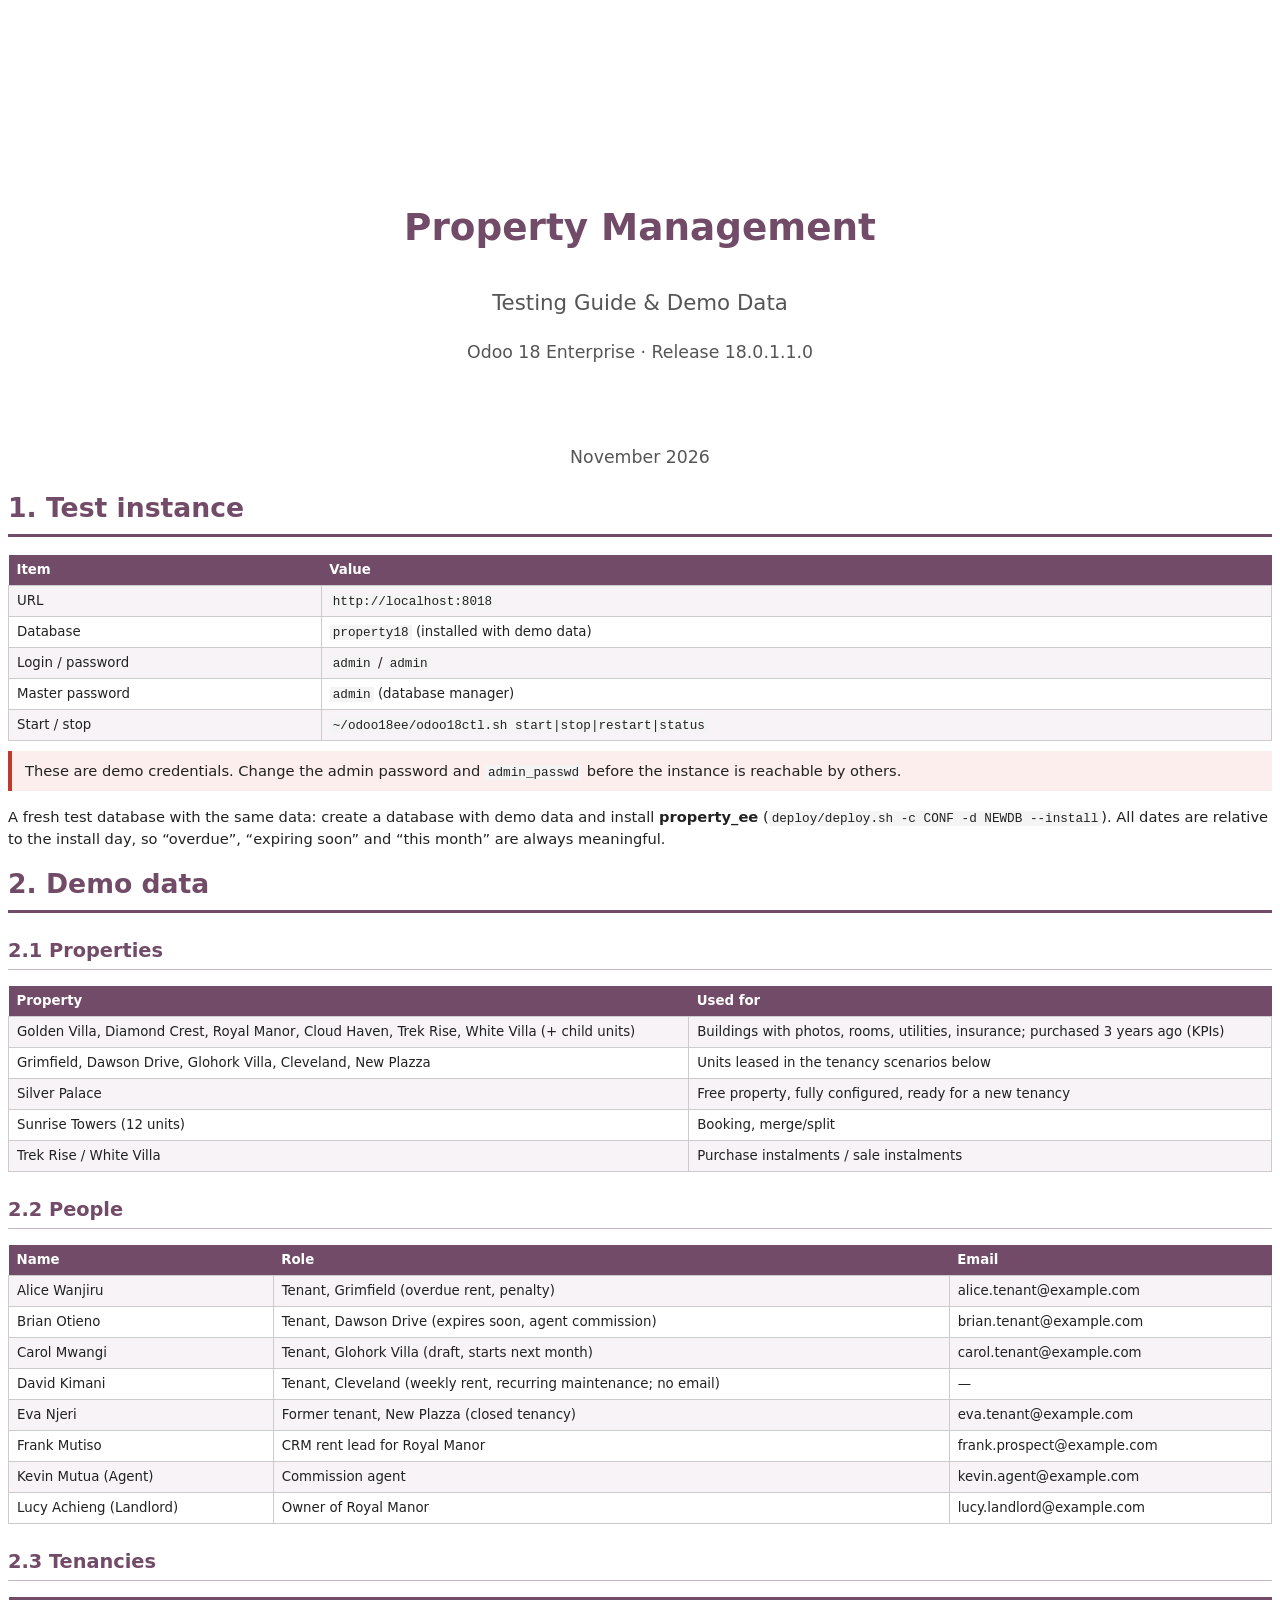
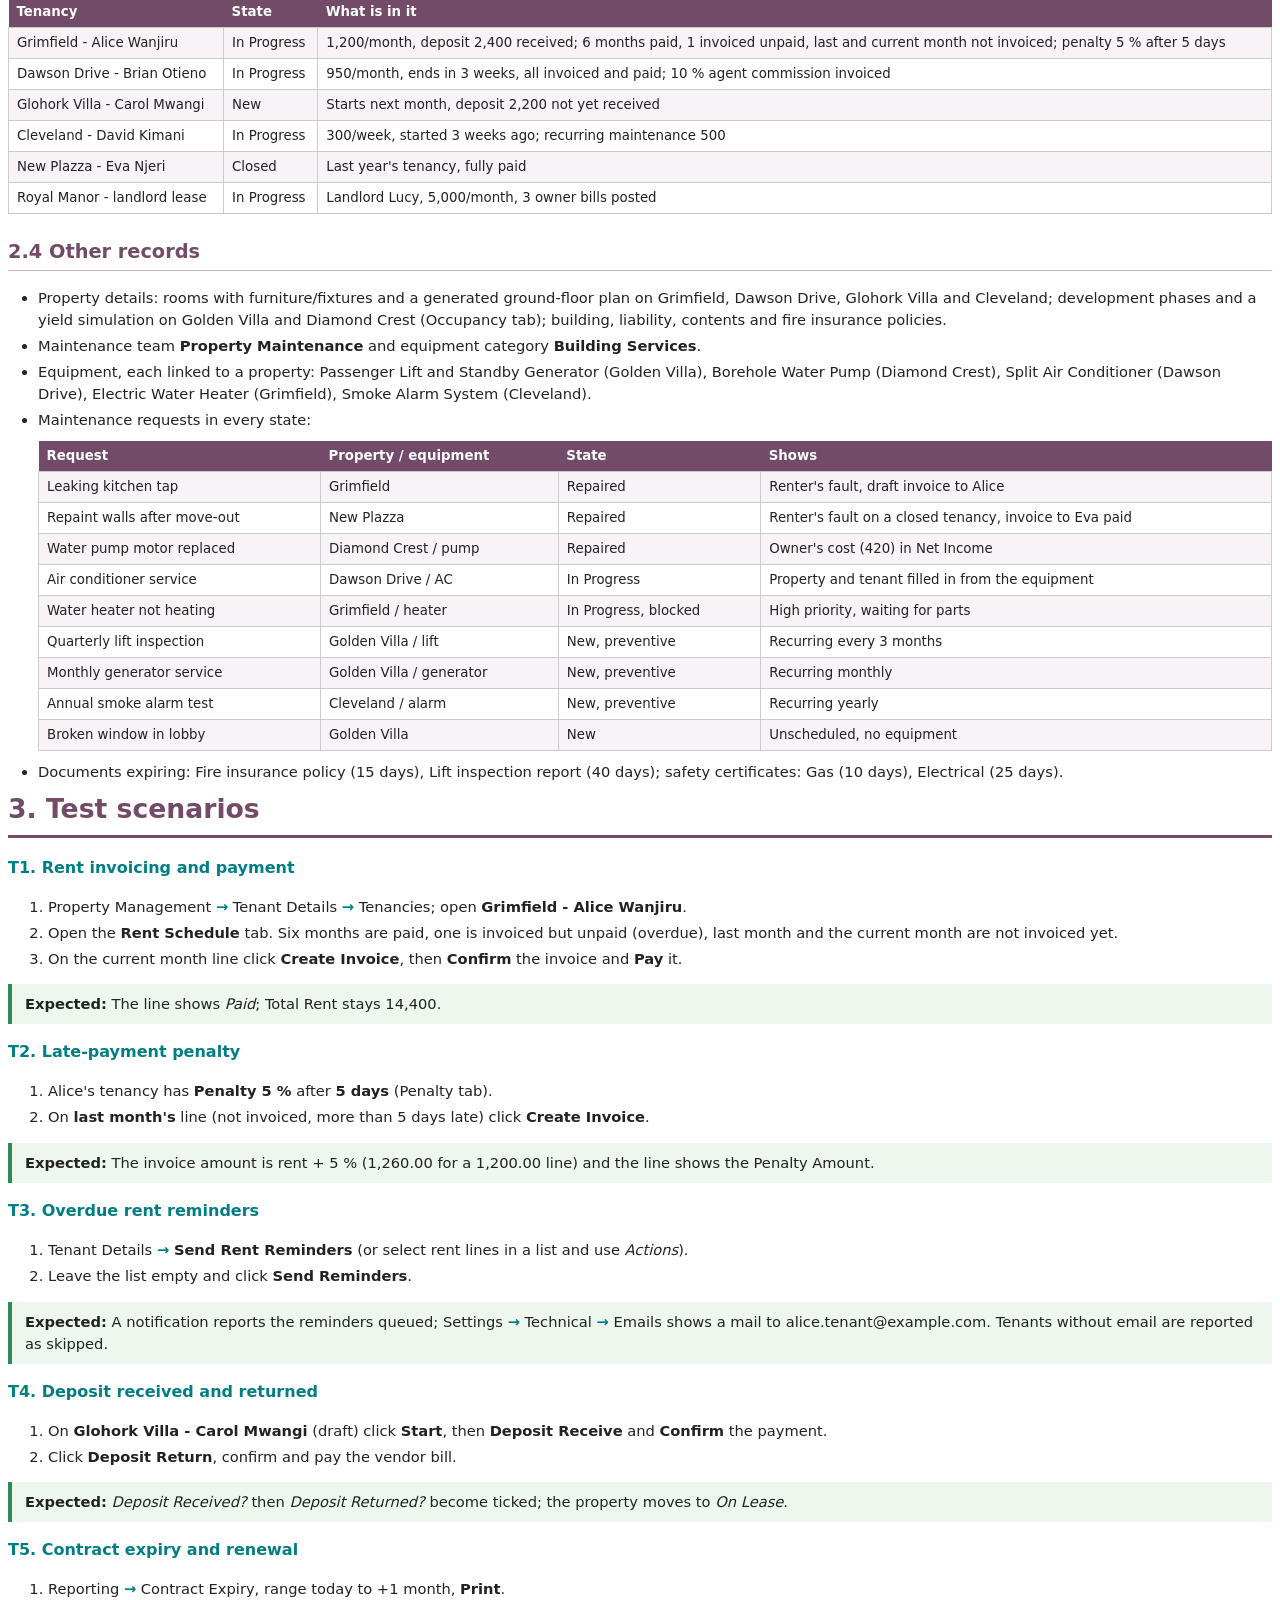
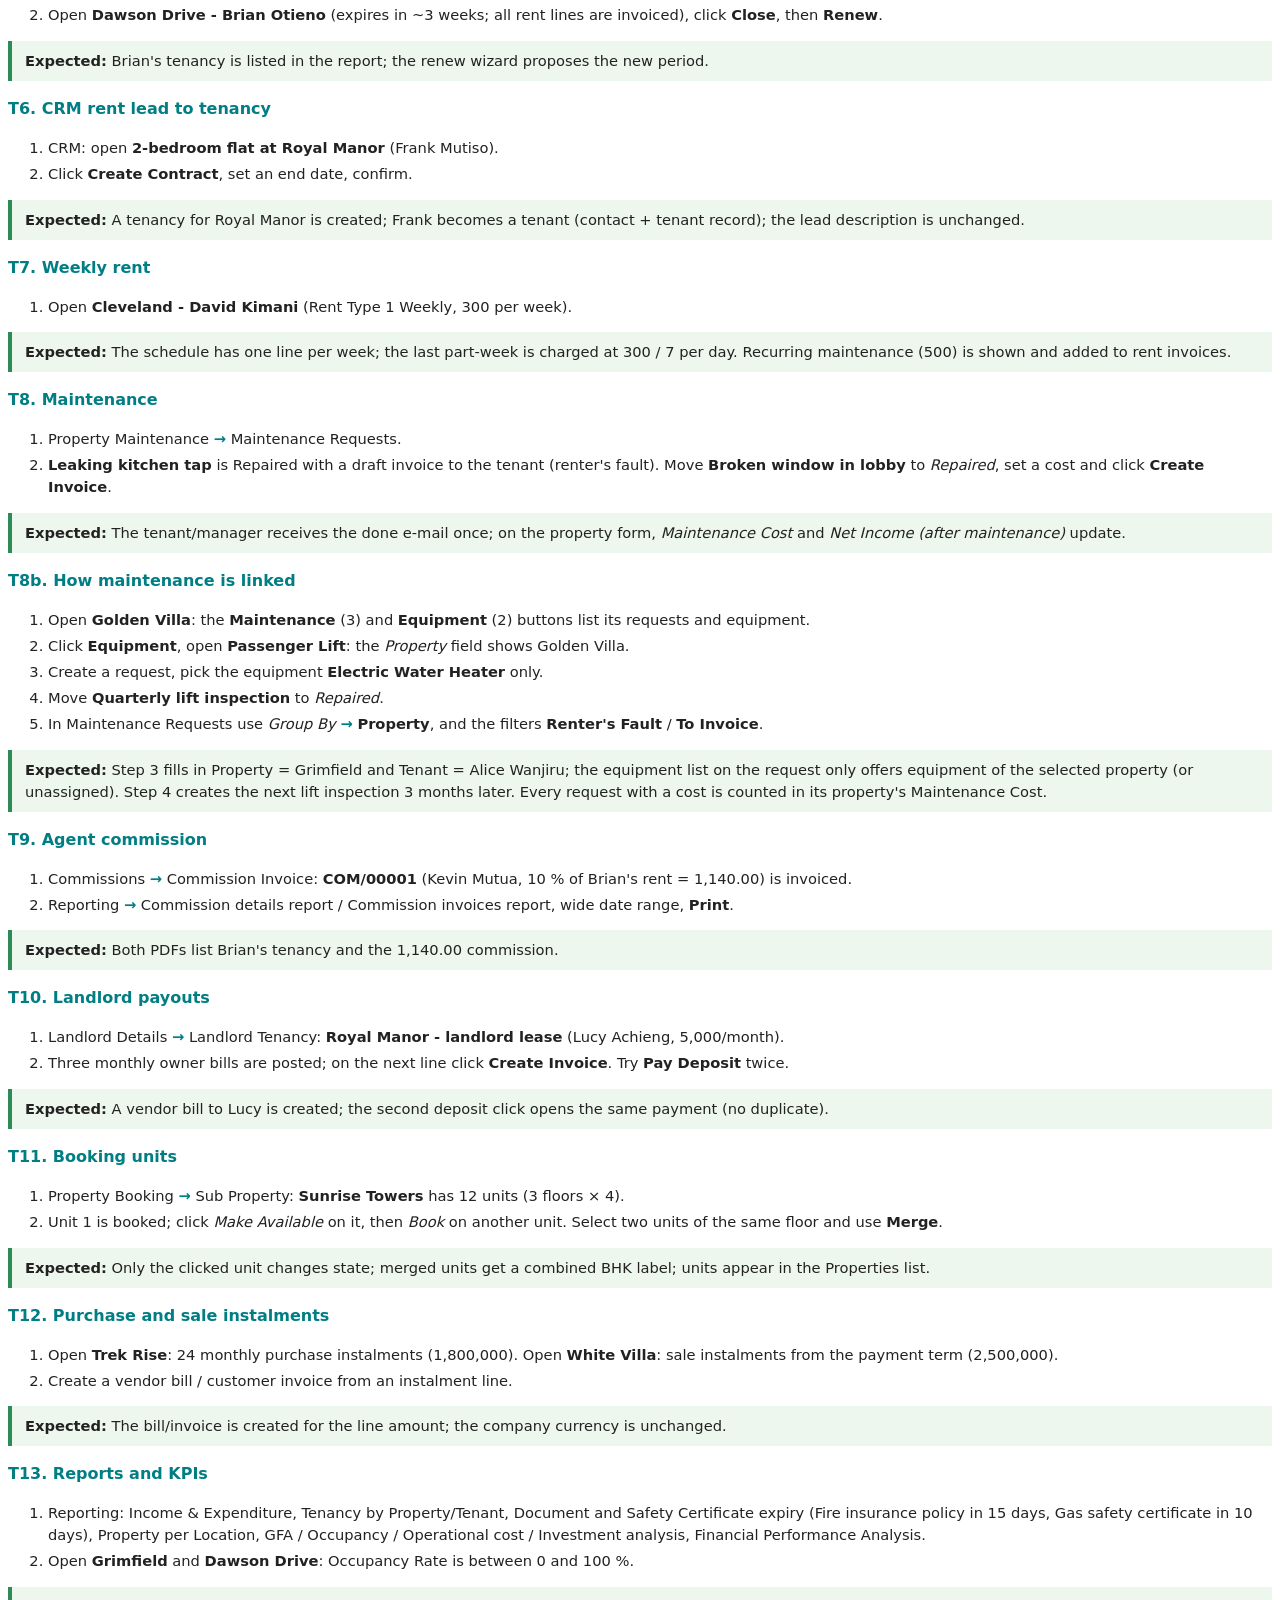
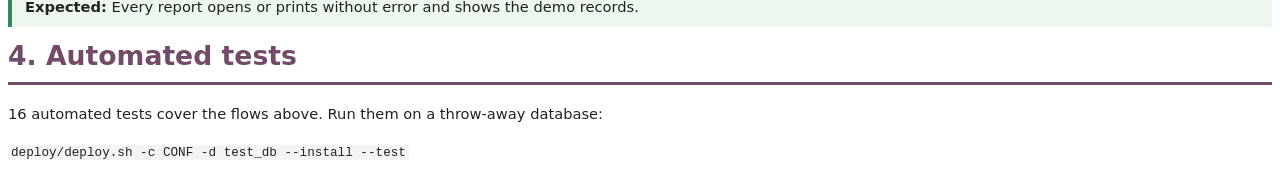
<file: docs/Testing_Guide.html>
<!DOCTYPE html>
<html lang="en"><head><meta charset="utf-8">
<title>Property Management — Testing Guide</title>
<style>
  @page { size: A4; margin: 18mm 16mm; }
  body { font-family: "DejaVu Sans", "Segoe UI", Arial, sans-serif; font-size: 11pt; color: #222; line-height: 1.5; }
  h1 { color: #714B67; font-size: 20pt; border-bottom: 3px solid #714B67; padding-bottom: 6px; margin-top: 0; }
  h2 { color: #714B67; font-size: 14.5pt; border-bottom: 1px solid #c9b3c4; padding-bottom: 3px; margin-top: 24px; }
  h3 { color: #017E84; font-size: 12pt; margin-top: 16px; }
  table { border-collapse: collapse; width: 100%; margin: 10px 0; font-size: 10pt; }
  th { background: #714B67; color: #fff; text-align: left; padding: 5px 8px; }
  td { border: 1px solid #ccc; padding: 5px 8px; vertical-align: top; }
  tr:nth-child(even) td { background: #f7f3f6; }
  .step { background: #f0f7f7; border-left: 4px solid #017E84; padding: 10px 14px; margin: 10px 0; }
  .step b.n { display:inline-block; background:#017E84; color:#fff; border-radius:50%; width:20px; height:20px; text-align:center; line-height:20px; font-size:10pt; margin-right:6px;}
  .note { background: #fff8e6; border-left: 4px solid #e0a800; padding: 9px 13px; margin: 9px 0; }
  .warn { background: #fdeeee; border-left: 4px solid #c0392b; padding: 9px 13px; margin: 9px 0; }
  .tip  { background: #eef7ee; border-left: 4px solid #2e8b57; padding: 9px 13px; margin: 9px 0; }
  .pagebreak { page-break-before: always; }
  .cover { text-align: center; margin-top: 200px; }
  .cover h1 { border: none; font-size: 28pt; }
  .cover p { font-size: 13pt; color: #555; }
  ul { margin: 6px 0 6px 18px; padding-left: 12px; }
  li { margin-bottom: 4px; }
  .kbd { background:#eee; border:1px solid #bbb; border-radius:3px; padding:0 5px; }
  .arrow { color:#017E84; font-weight:bold; }
  .faq dt { font-weight: bold; color:#714B67; margin-top: 10px;}
  .faq dd { margin: 2px 0 8px 0; }

  code { background:#f4f4f4; padding:0 3px; font-size:9.5pt; }
</style></head><body>
<div class="cover"><h1>Property Management</h1>
<p style="font-size:16pt;">Testing Guide &amp; Demo Data</p>
<p>Odoo 18 Enterprise &middot; Release 18.0.1.1.0</p><br><br><p>November 2026</p></div>

<div class="pagebreak"></div>
<h1>1. Test instance</h1>
<table>
<tr><th>Item</th><th>Value</th></tr>
<tr><td>URL</td><td><code>http://localhost:8018</code></td></tr>
<tr><td>Database</td><td><code>property18</code> (installed with demo data)</td></tr>
<tr><td>Login / password</td><td><code>admin</code> / <code>admin</code></td></tr>
<tr><td>Master password</td><td><code>admin</code> (database manager)</td></tr>
<tr><td>Start / stop</td><td><code>~/odoo18ee/odoo18ctl.sh start|stop|restart|status</code></td></tr>
</table>
<div class="warn">These are demo credentials. Change the admin password and <code>admin_passwd</code> before the instance is reachable by others.</div>
<p>A fresh test database with the same data: create a database with demo data and install <b>property_ee</b>
(<code>deploy/deploy.sh -c CONF -d NEWDB --install</code>). All dates are relative to the install day, so
“overdue”, “expiring soon” and “this month” are always meaningful.</p>

<h1>2. Demo data</h1>
<h2>2.1 Properties</h2>
<table>
<tr><th>Property</th><th>Used for</th></tr>
<tr><td>Golden Villa, Diamond Crest, Royal Manor, Cloud Haven, Trek Rise, White Villa (+ child units)</td><td>Buildings with photos, rooms, utilities, insurance; purchased 3 years ago (KPIs)</td></tr>
<tr><td>Grimfield, Dawson Drive, Glohork Villa, Cleveland, New Plazza</td><td>Units leased in the tenancy scenarios below</td></tr>
<tr><td>Silver Palace</td><td>Free property, fully configured, ready for a new tenancy</td></tr>
<tr><td>Sunrise Towers (12 units)</td><td>Booking, merge/split</td></tr>
<tr><td>Trek Rise / White Villa</td><td>Purchase instalments / sale instalments</td></tr>
</table>
<h2>2.2 People</h2>
<table>
<tr><th>Name</th><th>Role</th><th>Email</th></tr>
<tr><td>Alice Wanjiru</td><td>Tenant, Grimfield (overdue rent, penalty)</td><td>alice.tenant@example.com</td></tr>
<tr><td>Brian Otieno</td><td>Tenant, Dawson Drive (expires soon, agent commission)</td><td>brian.tenant@example.com</td></tr>
<tr><td>Carol Mwangi</td><td>Tenant, Glohork Villa (draft, starts next month)</td><td>carol.tenant@example.com</td></tr>
<tr><td>David Kimani</td><td>Tenant, Cleveland (weekly rent, recurring maintenance; no email)</td><td>&mdash;</td></tr>
<tr><td>Eva Njeri</td><td>Former tenant, New Plazza (closed tenancy)</td><td>eva.tenant@example.com</td></tr>
<tr><td>Frank Mutiso</td><td>CRM rent lead for Royal Manor</td><td>frank.prospect@example.com</td></tr>
<tr><td>Kevin Mutua (Agent)</td><td>Commission agent</td><td>kevin.agent@example.com</td></tr>
<tr><td>Lucy Achieng (Landlord)</td><td>Owner of Royal Manor</td><td>lucy.landlord@example.com</td></tr>
</table>
<h2>2.3 Tenancies</h2>
<table>
<tr><th>Tenancy</th><th>State</th><th>What is in it</th></tr>
<tr><td>Grimfield - Alice Wanjiru</td><td>In Progress</td><td>1,200/month, deposit 2,400 received; 6 months paid, 1 invoiced unpaid, last and current month not invoiced; penalty 5 % after 5 days</td></tr>
<tr><td>Dawson Drive - Brian Otieno</td><td>In Progress</td><td>950/month, ends in 3 weeks, all invoiced and paid; 10 % agent commission invoiced</td></tr>
<tr><td>Glohork Villa - Carol Mwangi</td><td>New</td><td>Starts next month, deposit 2,200 not yet received</td></tr>
<tr><td>Cleveland - David Kimani</td><td>In Progress</td><td>300/week, started 3 weeks ago; recurring maintenance 500</td></tr>
<tr><td>New Plazza - Eva Njeri</td><td>Closed</td><td>Last year's tenancy, fully paid</td></tr>
<tr><td>Royal Manor - landlord lease</td><td>In Progress</td><td>Landlord Lucy, 5,000/month, 3 owner bills posted</td></tr>
</table>
<h2>2.4 Other records</h2>
<ul>
<li>Property details: rooms with furniture/fixtures and a generated ground-floor plan on Grimfield, Dawson Drive, Glohork Villa and Cleveland; development phases and a yield simulation on Golden Villa and Diamond Crest (Occupancy tab); building, liability, contents and fire insurance policies.</li>
<li>Maintenance team <b>Property Maintenance</b> and equipment category <b>Building Services</b>.</li>
<li>Equipment, each linked to a property: Passenger Lift and Standby Generator (Golden Villa), Borehole Water Pump (Diamond Crest), Split Air Conditioner (Dawson Drive), Electric Water Heater (Grimfield), Smoke Alarm System (Cleveland).</li>
<li>Maintenance requests in every state:
<table><tr><th>Request</th><th>Property / equipment</th><th>State</th><th>Shows</th></tr>
<tr><td>Leaking kitchen tap</td><td>Grimfield</td><td>Repaired</td><td>Renter's fault, draft invoice to Alice</td></tr>
<tr><td>Repaint walls after move-out</td><td>New Plazza</td><td>Repaired</td><td>Renter's fault on a closed tenancy, invoice to Eva paid</td></tr>
<tr><td>Water pump motor replaced</td><td>Diamond Crest / pump</td><td>Repaired</td><td>Owner's cost (420) in Net Income</td></tr>
<tr><td>Air conditioner service</td><td>Dawson Drive / AC</td><td>In Progress</td><td>Property and tenant filled in from the equipment</td></tr>
<tr><td>Water heater not heating</td><td>Grimfield / heater</td><td>In Progress, blocked</td><td>High priority, waiting for parts</td></tr>
<tr><td>Quarterly lift inspection</td><td>Golden Villa / lift</td><td>New, preventive</td><td>Recurring every 3 months</td></tr>
<tr><td>Monthly generator service</td><td>Golden Villa / generator</td><td>New, preventive</td><td>Recurring monthly</td></tr>
<tr><td>Annual smoke alarm test</td><td>Cleveland / alarm</td><td>New, preventive</td><td>Recurring yearly</td></tr>
<tr><td>Broken window in lobby</td><td>Golden Villa</td><td>New</td><td>Unscheduled, no equipment</td></tr>
</table></li>
<li>Documents expiring: Fire insurance policy (15 days), Lift inspection report (40 days); safety certificates: Gas (10 days), Electrical (25 days).</li>
</ul>

<div class="pagebreak"></div>
<h1>3. Test scenarios</h1>
<h3>T1. Rent invoicing and payment</h3><ol><li>Property Management <span class="arrow">&rarr;</span> Tenant Details <span class="arrow">&rarr;</span> Tenancies; open <b>Grimfield - Alice Wanjiru</b>.</li><li>Open the <b>Rent Schedule</b> tab. Six months are paid, one is invoiced but unpaid (overdue), last month and the current month are not invoiced yet.</li><li>On the current month line click <b>Create Invoice</b>, then <b>Confirm</b> the invoice and <b>Pay</b> it.</li></ol><div class="tip"><b>Expected:</b> The line shows <i>Paid</i>; Total Rent stays 14,400.</div>
<h3>T2. Late-payment penalty</h3><ol><li>Alice's tenancy has <b>Penalty 5 %</b> after <b>5 days</b> (Penalty tab).</li><li>On <b>last month's</b> line (not invoiced, more than 5 days late) click <b>Create Invoice</b>.</li></ol><div class="tip"><b>Expected:</b> The invoice amount is rent + 5 % (1,260.00 for a 1,200.00 line) and the line shows the Penalty Amount.</div>
<h3>T3. Overdue rent reminders</h3><ol><li>Tenant Details <span class="arrow">&rarr;</span> <b>Send Rent Reminders</b> (or select rent lines in a list and use <i>Actions</i>).</li><li>Leave the list empty and click <b>Send Reminders</b>.</li></ol><div class="tip"><b>Expected:</b> A notification reports the reminders queued; Settings <span class="arrow">&rarr;</span> Technical <span class="arrow">&rarr;</span> Emails shows a mail to alice.tenant@example.com. Tenants without email are reported as skipped.</div>
<h3>T4. Deposit received and returned</h3><ol><li>On <b>Glohork Villa - Carol Mwangi</b> (draft) click <b>Start</b>, then <b>Deposit Receive</b> and <b>Confirm</b> the payment.</li><li>Click <b>Deposit Return</b>, confirm and pay the vendor bill.</li></ol><div class="tip"><b>Expected:</b> <i>Deposit Received?</i> then <i>Deposit Returned?</i> become ticked; the property moves to <i>On Lease</i>.</div>
<h3>T5. Contract expiry and renewal</h3><ol><li>Reporting <span class="arrow">&rarr;</span> Contract Expiry, range today to +1 month, <b>Print</b>.</li><li>Open <b>Dawson Drive - Brian Otieno</b> (expires in ~3 weeks; all rent lines are invoiced), click <b>Close</b>, then <b>Renew</b>.</li></ol><div class="tip"><b>Expected:</b> Brian's tenancy is listed in the report; the renew wizard proposes the new period.</div>
<h3>T6. CRM rent lead to tenancy</h3><ol><li>CRM: open <b>2-bedroom flat at Royal Manor</b> (Frank Mutiso).</li><li>Click <b>Create Contract</b>, set an end date, confirm.</li></ol><div class="tip"><b>Expected:</b> A tenancy for Royal Manor is created; Frank becomes a tenant (contact + tenant record); the lead description is unchanged.</div>
<h3>T7. Weekly rent</h3><ol><li>Open <b>Cleveland - David Kimani</b> (Rent Type 1 Weekly, 300 per week).</li></ol><div class="tip"><b>Expected:</b> The schedule has one line per week; the last part-week is charged at 300 / 7 per day. Recurring maintenance (500) is shown and added to rent invoices.</div>
<h3>T8. Maintenance</h3><ol><li>Property Maintenance <span class="arrow">&rarr;</span> Maintenance Requests.</li><li><b>Leaking kitchen tap</b> is Repaired with a draft invoice to the tenant (renter's fault). Move <b>Broken window in lobby</b> to <i>Repaired</i>, set a cost and click <b>Create Invoice</b>.</li></ol><div class="tip"><b>Expected:</b> The tenant/manager receives the done e-mail once; on the property form, <i>Maintenance Cost</i> and <i>Net Income (after maintenance)</i> update.</div>
<h3>T8b. How maintenance is linked</h3><ol><li>Open <b>Golden Villa</b>: the <b>Maintenance</b> (3) and <b>Equipment</b> (2) buttons list its requests and equipment.</li><li>Click <b>Equipment</b>, open <b>Passenger Lift</b>: the <i>Property</i> field shows Golden Villa.</li><li>Create a request, pick the equipment <b>Electric Water Heater</b> only.</li><li>Move <b>Quarterly lift inspection</b> to <i>Repaired</i>.</li><li>In Maintenance Requests use <i>Group By</i> <span class="arrow">&rarr;</span> <b>Property</b>, and the filters <b>Renter's Fault</b> / <b>To Invoice</b>.</li></ol><div class="tip"><b>Expected:</b> Step 3 fills in Property = Grimfield and Tenant = Alice Wanjiru; the equipment list on the request only offers equipment of the selected property (or unassigned). Step 4 creates the next lift inspection 3 months later. Every request with a cost is counted in its property's Maintenance Cost.</div>
<h3>T9. Agent commission</h3><ol><li>Commissions <span class="arrow">&rarr;</span> Commission Invoice: <b>COM/00001</b> (Kevin Mutua, 10 % of Brian's rent = 1,140.00) is invoiced.</li><li>Reporting <span class="arrow">&rarr;</span> Commission details report / Commission invoices report, wide date range, <b>Print</b>.</li></ol><div class="tip"><b>Expected:</b> Both PDFs list Brian's tenancy and the 1,140.00 commission.</div>
<h3>T10. Landlord payouts</h3><ol><li>Landlord Details <span class="arrow">&rarr;</span> Landlord Tenancy: <b>Royal Manor - landlord lease</b> (Lucy Achieng, 5,000/month).</li><li>Three monthly owner bills are posted; on the next line click <b>Create Invoice</b>. Try <b>Pay Deposit</b> twice.</li></ol><div class="tip"><b>Expected:</b> A vendor bill to Lucy is created; the second deposit click opens the same payment (no duplicate).</div>
<h3>T11. Booking units</h3><ol><li>Property Booking <span class="arrow">&rarr;</span> Sub Property: <b>Sunrise Towers</b> has 12 units (3 floors &times; 4).</li><li>Unit 1 is booked; click <i>Make Available</i> on it, then <i>Book</i> on another unit. Select two units of the same floor and use <b>Merge</b>.</li></ol><div class="tip"><b>Expected:</b> Only the clicked unit changes state; merged units get a combined BHK label; units appear in the Properties list.</div>
<h3>T12. Purchase and sale instalments</h3><ol><li>Open <b>Trek Rise</b>: 24 monthly purchase instalments (1,800,000). Open <b>White Villa</b>: sale instalments from the payment term (2,500,000).</li><li>Create a vendor bill / customer invoice from an instalment line.</li></ol><div class="tip"><b>Expected:</b> The bill/invoice is created for the line amount; the company currency is unchanged.</div>
<h3>T13. Reports and KPIs</h3><ol><li>Reporting: Income &amp; Expenditure, Tenancy by Property/Tenant, Document and Safety Certificate expiry (Fire insurance policy in 15 days, Gas safety certificate in 10 days), Property per Location, GFA / Occupancy / Operational cost / Investment analysis, Financial Performance Analysis.</li><li>Open <b>Grimfield</b> and <b>Dawson Drive</b>: Occupancy Rate is between 0 and 100 %.</li></ol><div class="tip"><b>Expected:</b> Every report opens or prints without error and shows the demo records.</div>


<h1>4. Automated tests</h1>
<p>16 automated tests cover the flows above. Run them on a throw-away database:</p>
<p><code>deploy/deploy.sh -c CONF -d test_db --install --test</code></p>
</body></html>
</file>
